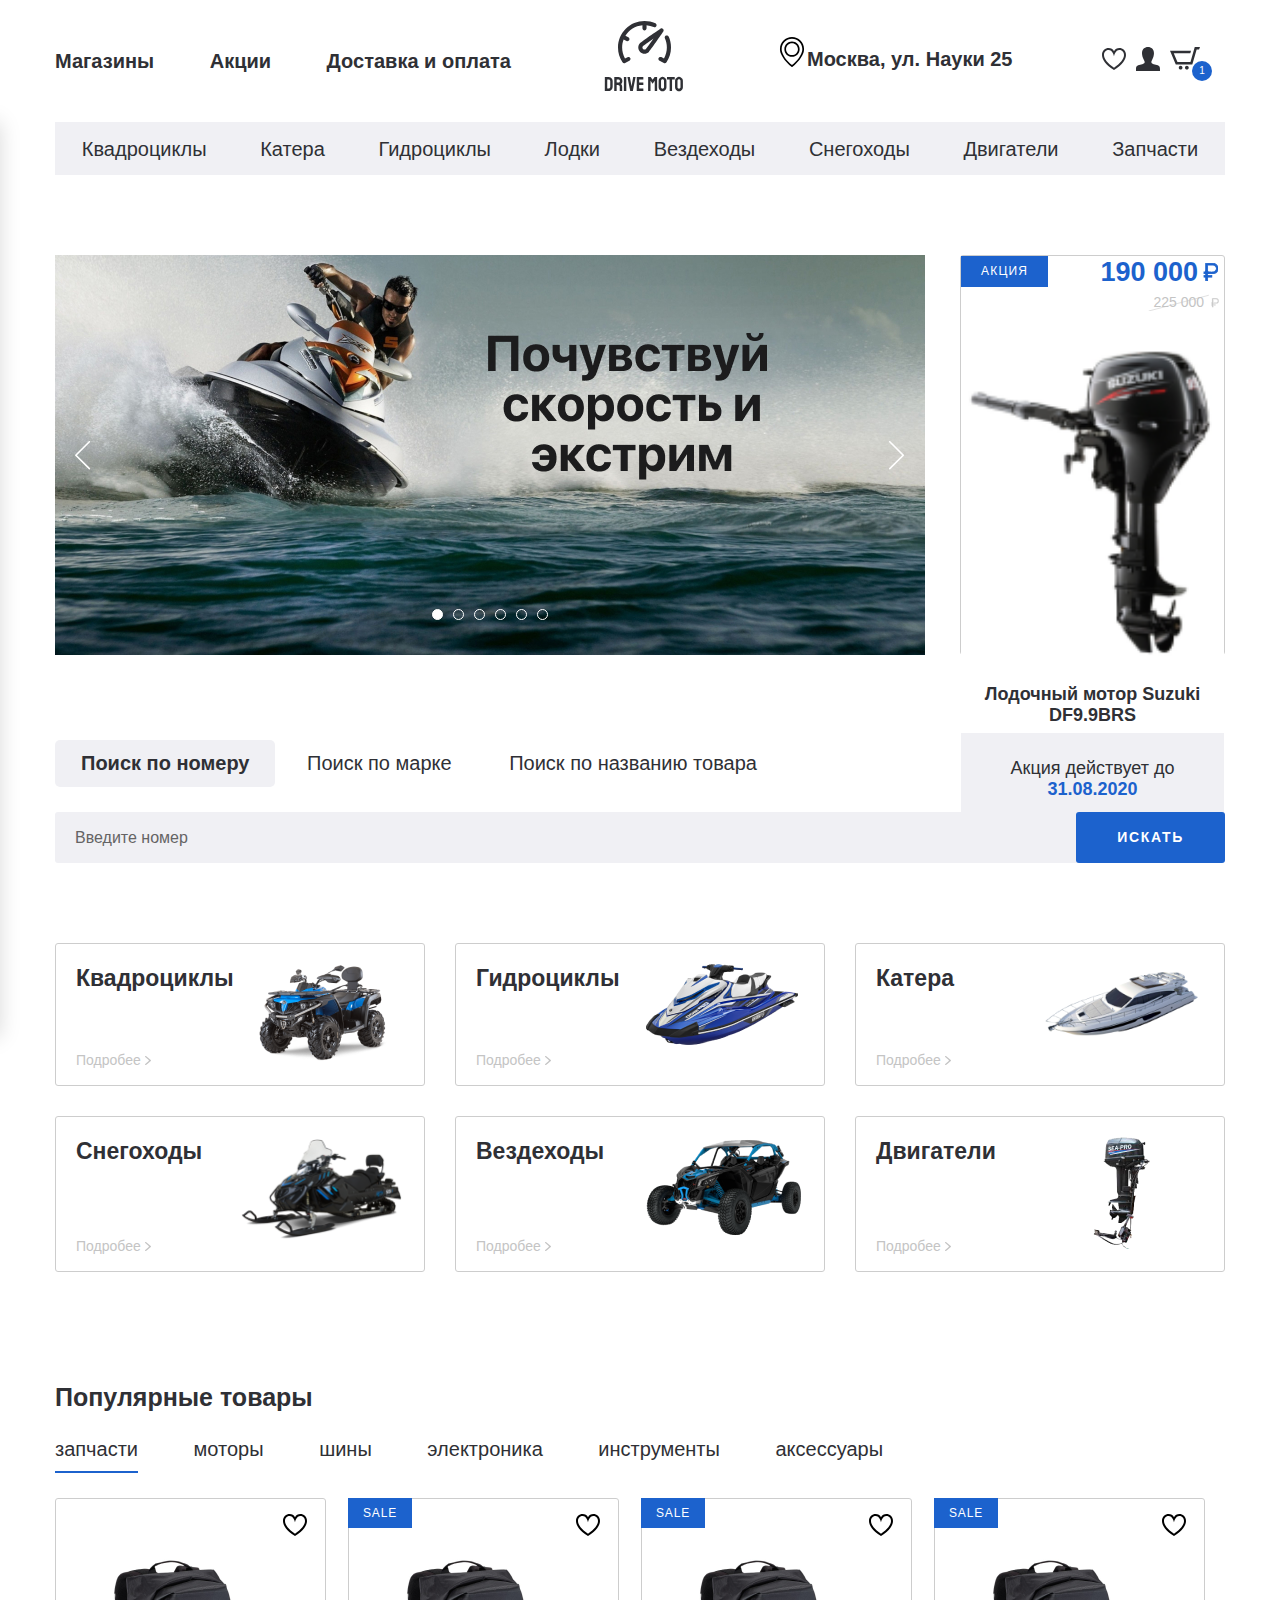
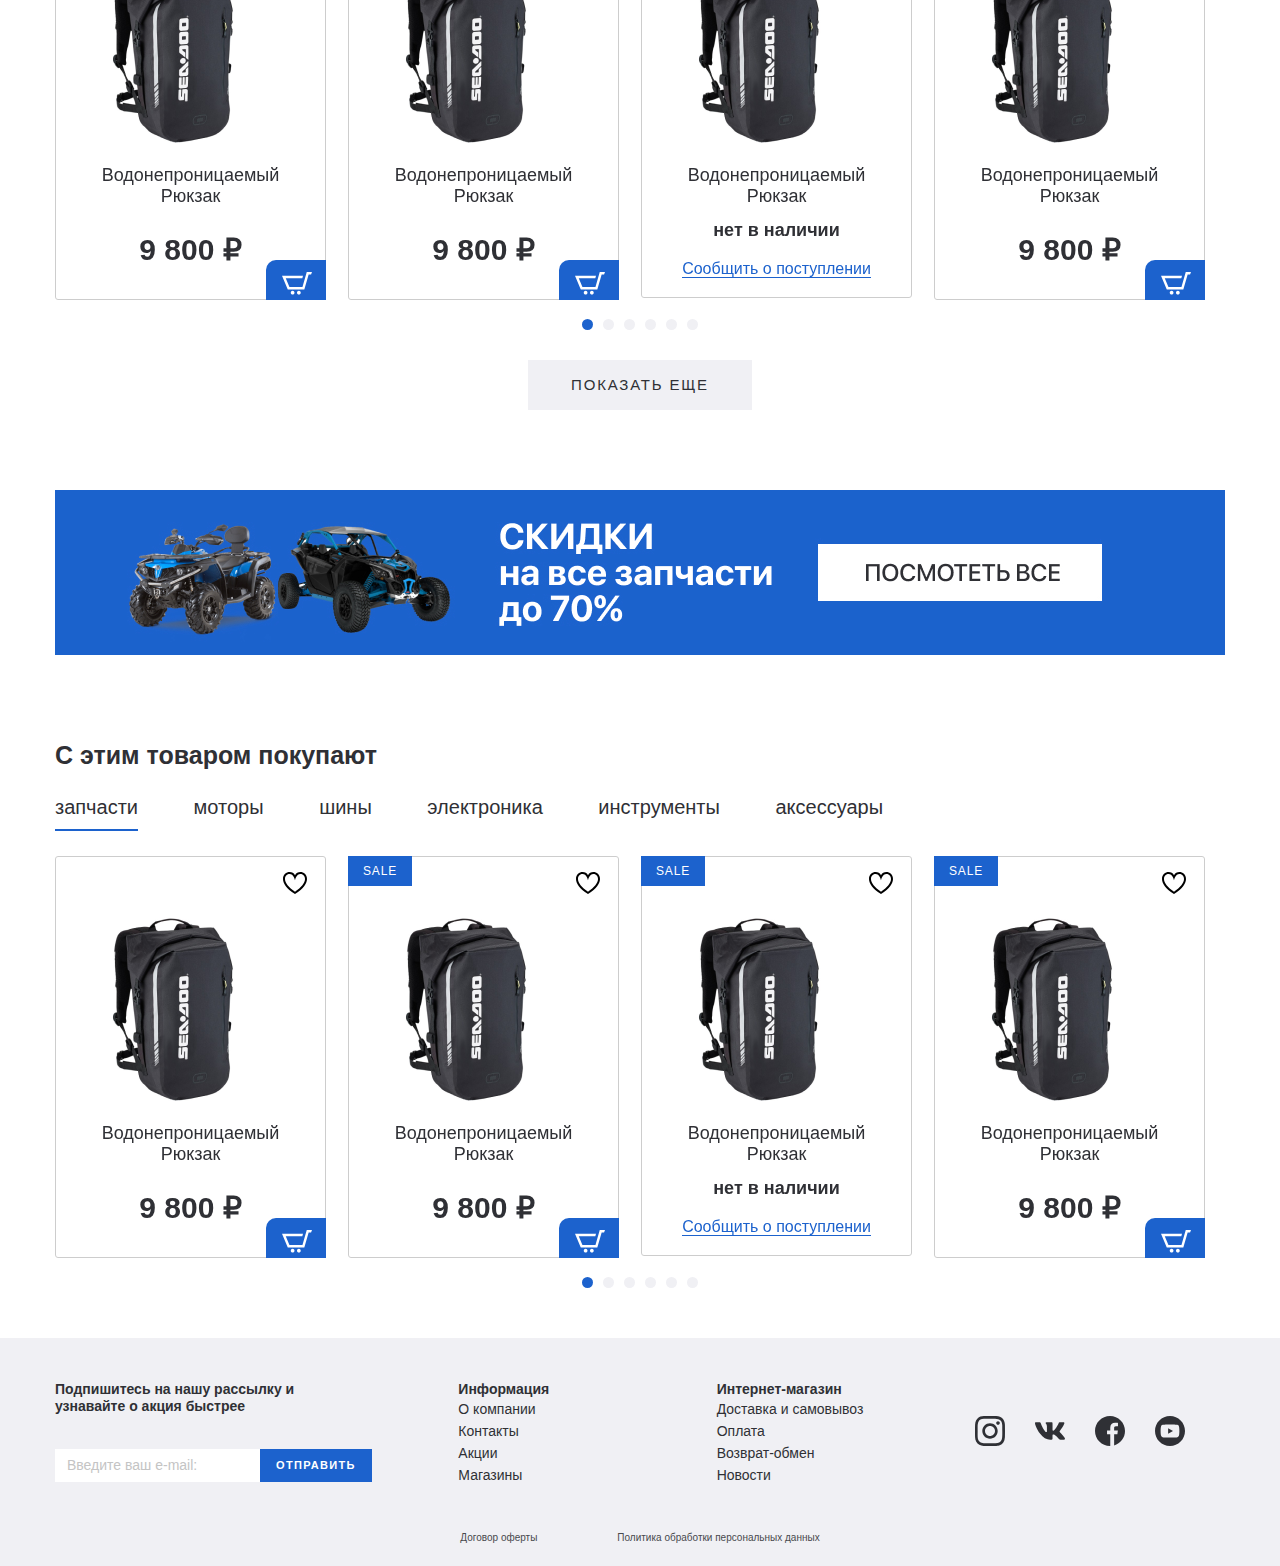
<file: index.html>
<!DOCTYPE html>
<html lang="ru">

<head>
  <meta charset="UTF-8">
  <meta name="viewport" content="width=device-width, initial-scale=1.0">
  <title>click</title>
  <link rel="stylesheet" href="css/libs.min.css">
  <link rel="stylesheet" href="css/style.min.css">
</head>

<body>

  <header class="header">
    <div class="header__top">
      <div class="container">
        <div class="header__top-inner">
          <nav class="menu">
            <button class="menu__btn">
              <div class="menu__btn-line"></div>
              <div class="menu__btn-line"></div>
              <div class="menu__btn-line"></div>
            </button>
            <ul class="menu__list">
              <li class="menu__item">
                <a class="menu__link" href="#">
                  Магазины
                </a>
              </li>
              <li class="menu__item">
                <a class="menu__link" href="#">
                  Акции
                </a>
              </li>
              <li class="menu__item">
                <a class="menu__link" href="#">
                  Доставка и оплата
                </a>
              </li>
            </ul>
          </nav>
          <a class="logo" href="#">
            <img class="logo__img" src="images/logo.svg" alt="">
          </a>
          <div class="header__box">
            <p class="header__adress">
              Москва, ул. Науки 25
            </p>
            <ul class="user-list">
              <li class="user-list__item">
                <a class="user-list__link" href="#">
                  <img src="images/heart.svg" alt="">
                </a>
              </li>
              <li class="user-list__item">
                <a class="user-list__link" href="#">
                  <img src="images/user.svg" alt="">
                </a>
              </li>
              <li class="user-list__item">
                <a class="user-list__link basket" href="#">
                  <img src="images/basket.svg" alt="">
                  <p class="basket__num">1</p>
                </a>
              </li>
            </ul>
          </div>
        </div>
      </div>
    </div>
    <ul class="menu-mobile__list">
      <li class="menu-mobile__item">
        <a class="menu-mobile__link" href="#">
          <img class="menu-mobile__img" src="images/user.svg" alt="">
          <p>Войти</p>
        </a>
      </li>
      <li class="menu-mobile__item">
        <a class="menu-mobile__link" href="#">
          <img class="menu-mobile__img" src="images/user.svg" alt="">
          <p>Регистрация</p>
        </a>
      </li>
      <li class="menu-mobile__item">
        <a class="menu-mobile__link" href="#">
          <img class="menu-mobile__img" src="images/heart.svg" alt="">
          <p>Избранное</p>
        </a>
      </li>
      <li class="menu-mobile__item">
        <a class="menu-mobile__link" href="#">
          <img class="menu-mobile__img" src="images/basket.svg" alt="">
          <p>Корзина</p>
        </a>
      </li>
      <li class="menu-mobile__item">
        <a class="menu-mobile__link" href="#">
          <img class="menu-mobile__img" src="images/house.svg" alt="">
          <p>Магазины</p>
        </a>
      </li>
      <li class="menu-mobile__item">
        <a class="menu-mobile__link" href="#">
          <img class="menu-mobile__img" src="images/procent.svg" alt="">
          <p>Акции</p>
        </a>
      </li>
      <li class="menu-mobile__item">
        <a class="menu-mobile__link" href="#">
          <img class="menu-mobile__img" src="images/box.svg" alt="">
          <p>Доставка и оплата</p>
        </a>
      </li>
      <li class="menu-mobile__item">
        <a class="menu-mobile__link" href="#">
          <p>Квадроциклы</p>
        </a>
      </li>
      <li class="menu-mobile__item">
        <a class="menu-mobile__link" href="#">
          <p>Катера</p>
        </a>
      </li>
      <li class="menu-mobile__item">
        <a class="menu-mobile__link" href="#">
          <p>Гидроциклы</p>
        </a>
      </li>
      <li class="menu-mobile__item">
        <a class="menu-mobile__link" href="#">
          <p>Лодки</p>
        </a>
      </li>
      <li class="menu-mobile__item">
        <a class="menu-mobile__link" href="#">
          <p>Вездеходы</p>
        </a>
      </li>
      <li class="menu-mobile__item">
        <a class="menu-mobile__link" href="#">
          <p>Снегоходы</p>
        </a>
      </li>
      <li class="menu-mobile__item">
        <a class="menu-mobile__link" href="#">
          <p>Двигатели</p>
        </a>
      </li>
      <li class="menu-mobile__item">
        <a class="menu-mobile__link" href="#">
          <p>Запчасти</p>
        </a>
      </li>
    </ul>
    <div class="menu__mobile-linewrapper">
      <ul class="menu__mobile-line">
        <li class="menu__item">
          <a class="menu__link" href="#">
            Магазины
          </a>
        </li>
        <li class="menu__item">
          <a class="menu__link" href="#">
            Акции
          </a>
        </li>
        <li class="menu__item">
          <a class="menu__link" href="#">
            Доставка и оплата
          </a>
        </li>
      </ul>
    </div>
    <div class="header__bottom">
      <div class="container">
        <ul class="menu__categories">
          <li class="menu__categories-item">
            <a class="menu__categories-link" href="#">
              Квадроциклы
            </a>
          </li>
          <li class="menu__categories-item">
            <a class="menu__categories-link" href="#">
              Катера
            </a>
          </li>
          <li class="menu__categories-item">
            <a class="menu__categories-link" href="#">
              Гидроциклы
            </a>
          </li>
          <li class="menu__categories-item">
            <a class="menu__categories-link" href="#">
              Лодки
            </a>
          </li>
          <li class="menu__categories-item">
            <a class="menu__categories-link" href="#">
              Вездеходы
            </a>
          </li>
          <li class="menu__categories-item">
            <a class="menu__categories-link" href="#">
              Снегоходы
            </a>
          </li>
          <li class="menu__categories-item">
            <a class="menu__categories-link" href="#">
              Двигатели
            </a>
          </li>
          <li class="menu__categories-item">
            <a class="menu__categories-link" href="#">
              Запчасти
            </a>
          </li>
        </ul>
      </div>
    </div>
  </header>



  <section class="banner-section page-section">
    <div class="container">
      <div class="banner-section__inner">
        <div class="banner-section__slider">
          <a class="banner-section__slider-item" href="#">
            <img class="banner-section__slider-img" src="images/banner-slider.jpg" alt="">
          </a>
          <a class="banner-section__slider-item" href="#">
            <img class="banner-section__slider-img" src="images/banner-slider.jpg" alt="">
          </a>
          <a class="banner-section__slider-item" href="#">
            <img class="banner-section__slider-img" src="images/banner-slider.jpg" alt="">
          </a>
          <a class="banner-section__slider-item" href="#">
            <img class="banner-section__slider-img" src="images/banner-slider.jpg" alt="">
          </a>
          <a class="banner-section__slider-item" href="#">
            <img class="banner-section__slider-img" src="images/banner-slider.jpg" alt="">
          </a>
          <a class="banner-section__slider-item" href="#">
            <img class="banner-section__slider-img" src="images/banner-slider.jpg" alt="">
          </a>
        </div>
        <a class="banner-section__item sale-item" href="#">
          <div class="sale-item__top">
            <p class="sale-item__info">акция</p>
            <div class="sale-item__price">
              <div class="sale-item__new">
                190 000
              </div>
              <div class="sale-item__old">
                225 000
              </div>
            </div>
          </div>
          <img class="sale-item__img" src="images/content/sale-1.png" alt="">
          <h5 class="sale-item__title">
            Лодочный мотор
            Suzuki DF9.9BRS
          </h5>
          <p class="sale-item__footer">
            Акция действует до
            <span>31.08.2020</span>
          </p>
        </a>
      </div>
    </div>
  </section>

  <div class="search page-section">
    <div class="container">
      <div class="search__inner">
        <div class="search__tabs tabs">
          <div class="mobile-overflow">
            <a class="tab search__tabs-item tab--active" href="#tab-1">Поиск по номеру</a>
            <a class="tab search__tabs-item" href="#tab-2">Поиск по марке</a>
            <a class="tab search__tabs-item" href="#tab-3">Поиск по названию товара</a>
          </div>
        </div>
        <div class="search__content">
          <div id="tab-1" class="tabs-content search__content-item tabs-content--active">
            <form class="search__content-form">
              <input class="search__content-input" type="text" placeholder="Введите номер ">
              <button class="search__content-btn" type="submit">искать</button>
            </form>
          </div>
          <div id="tab-2" class="tabs-content search__content-item">
            <form class="search__content-form">
              <input class="search__content-input" type="text" placeholder="Введите марку ">
              <button class="search__content-btn" type="submit">искать</button>
            </form>
          </div>
          <div id="tab-3" class="tabs-content search__content-item">
            <form class="search__content-form">
              <input class="search__content-input" type="text" placeholder="Введите название товара ">
              <button class="search__content-btn" type="submit">искать</button>
            </form>
          </div>
        </div>
      </div>
    </div>
  </div>


  <section class="categories page-section">
    <div class="container">
      <div class="categories__inner">
        <a class="categories__item" href="#">
          <div class="categories__item-info">
            <h4 class="categories__item-title">
              Квадроциклы
            </h4>
            <p class="categories__item-text">
              Подробее
            </p>
          </div>
          <div class="categories__item-img">
            <img src="images/categories-1.png" alt="">
          </div>
        </a>

        <a class="categories__item" href="#">
          <div class="categories__item-info">
            <h4 class="categories__item-title">
              Гидроциклы
            </h4>
            <p class="categories__item-text">
              Подробее
            </p>
          </div>
          <div class="categories__item-img">
            <img src="images/categories-2.png" alt="">
          </div>
        </a>

        <a class="categories__item" href="#">
          <div class="categories__item-info">
            <h4 class="categories__item-title">
              Катера
            </h4>
            <p class="categories__item-text">
              Подробее
            </p>
          </div>
          <div class="categories__item-img">
            <img src="images/categories-3.png" alt="">
          </div>
        </a>

        <a class="categories__item" href="#">
          <div class="categories__item-info">
            <h4 class="categories__item-title">
              Снегоходы
            </h4>
            <p class="categories__item-text">
              Подробее
            </p>
          </div>
          <div class="categories__item-img">
            <img src="images/categories-4.png" alt="">
          </div>
        </a>

        <a class="categories__item" href="#">
          <div class="categories__item-info">
            <h4 class="categories__item-title">
              Вездеходы
            </h4>
            <p class="categories__item-text">
              Подробее
            </p>
          </div>
          <div class="categories__item-img">
            <img src="images/categories-5.png" alt="">
          </div>
        </a>

        <a class="categories__item" href="#">
          <div class="categories__item-info">
            <h4 class="categories__item-title">
              Двигатели
            </h4>
            <p class="categories__item-text">
              Подробее
            </p>
          </div>
          <div class="categories__item-img">
            <img src="images/categories-6.png" alt="">
          </div>
        </a>
      </div>
    </div>
  </section>

  <section class="products page-section">
    <div class="container">
      <div class="products__inner">
        <h3 class="products__title">
          Популярные товары
        </h3>
        <div class="tabs-wrapper">
          <div class="tabs products__tabs">
            <div class="mobile-overflow">
              <a href="#product-tab-1" class="tab products-tab tab--active">запчасти</a>
              <a href="#product-tab-2" class="tab products-tab">моторы</a>
              <a href="#product-tab-3" class="tab products-tab">шины</a>
              <a href="#product-tab-4" class="tab products-tab">электроника</a>
              <a href="#product-tab-5" class="tab products-tab">инструменты</a>
              <a href="#product-tab-6" class="tab products-tab">аксессуары</a>
            </div>
          </div>
          <div class="tabs-container products__container">
            <div id="product-tab-1" class="tabs-content products__content tabs-content--active">
              <div class="product-slider">
                <div class="product-slider__item">
                  <div class="product-item__wrapper">
                    <button class="product-item__favorite"></button>
                    <button class="product-item__basket">
                      <img src="images/basket-white.svg" alt="">
                    </button>
                    <a href="#" class="product-item__notify-link">
                      <span>
                        Сообщить о поступлении
                      </span>
                    </a>
                    <a class="product-item" href="#">
                      <p class="product-item__hover-text">
                        посмотреть товар
                      </p>
                      <img class="product-item__img" src="images/content/product-1.png" alt="">
                      <h4 class="product-item__title">
                        Водонепроницаемый
                        Рюкзак
                      </h4>
                      <p class="price product-item__price">
                        9 800 ₽
                      </p>
                      <p class="product-item__notify-text">
                        нет в наличии
                      </p>
                    </a>
                  </div>
                </div>

                <div class="product-slider__item">
                  <div class="product-item__wrapper">
                    <button class="product-item__favorite"></button>
                    <button class="product-item__basket">
                      <img src="images/basket-white.svg" alt="">
                    </button>
                    <a href="#" class="product-item__notify-link">
                      <span>
                        Сообщить о поступлении
                      </span>
                    </a>
                    <a class="product-item product-item--sale" href="#">
                      <p class="product-item__hover-text">
                        посмотреть товар
                      </p>
                      <img class="product-item__img" src="images/content/product-1.png" alt="">
                      <h4 class="product-item__title">
                        Водонепроницаемый
                        Рюкзак
                      </h4>
                      <p class="price product-item__price">
                        9 800 ₽
                      </p>
                      <p class="product-item__notify-text">
                        нет в наличии
                      </p>
                    </a>
                  </div>
                </div>

                <div class="product-slider__item">
                  <div class="product-item__wrapper product-item__not-available">
                    <button class="product-item__favorite"></button>
                    <button class="product-item__basket">
                      <img src="images/basket-white.svg" alt="">
                    </button>
                    <a href="#" class="product-item__notify-link">
                      <span>
                        Сообщить о поступлении
                      </span>
                    </a>
                    <a class="product-item product-item--sale" href="#">
                      <p class="product-item__hover-text">
                        посмотреть товар
                      </p>
                      <img class="product-item__img" src="images/content/product-1.png" alt="">
                      <h4 class="product-item__title">
                        Водонепроницаемый
                        Рюкзак
                      </h4>
                      <p class="price product-item__price">
                        9 800 ₽
                      </p>
                      <p class="product-item__notify-text">
                        нет в наличии
                      </p>
                    </a>
                  </div>
                </div>

                <div class="product-slider__item">
                  <div class="product-item__wrapper">
                    <button class="product-item__favorite"></button>
                    <button class="product-item__basket">
                      <img src="images/basket-white.svg" alt="">
                    </button>
                    <a href="#" class="product-item__notify-link">
                      <span>
                        Сообщить о поступлении
                      </span>
                    </a>
                    <a class="product-item product-item--sale" href="#">
                      <p class="product-item__hover-text">
                        посмотреть товар
                      </p>
                      <img class="product-item__img" src="images/content/product-1.png" alt="">
                      <h4 class="product-item__title">
                        Водонепроницаемый
                        Рюкзак
                      </h4>
                      <p class="price product-item__price">
                        9 800 ₽
                      </p>
                      <p class="product-item__notify-text">
                        нет в наличии
                      </p>
                    </a>
                  </div>
                </div>

                <div class="product-slider__item">
                  <div class="product-item__wrapper product-item__not-available">
                    <button class="product-item__favorite"></button>
                    <button class="product-item__basket">
                      <img src="images/basket-white.svg" alt="">
                    </button>
                    <a href="#" class="product-item__notify-link">
                      <span>
                        Сообщить о поступлении
                      </span>
                    </a>
                    <a class="product-item product-item--sale" href="#">
                      <p class="product-item__hover-text">
                        посмотреть товар
                      </p>
                      <img class="product-item__img" src="images/content/product-1.png" alt="">
                      <h4 class="product-item__title">
                        Водонепроницаемый
                        Рюкзак
                      </h4>
                      <p class="price product-item__price">
                        9 800 ₽
                      </p>
                      <p class="product-item__notify-text">
                        нет в наличии
                      </p>
                    </a>
                  </div>
                </div>

                <div class="product-slider__item">
                  <div class="product-item__wrapper product-item__not-available">
                    <button class="product-item__favorite"></button>
                    <button class="product-item__basket">
                      <img src="images/basket-white.svg" alt="">
                    </button>
                    <a href="#" class="product-item__notify-link">
                      <span>
                        Сообщить о поступлении
                      </span>
                    </a>
                    <a class="product-item product-item--sale" href="#">
                      <p class="product-item__hover-text">
                        посмотреть товар
                      </p>
                      <img class="product-item__img" src="images/content/product-1.png" alt="">
                      <h4 class="product-item__title">
                        Водонепроницаемый
                        Рюкзак
                      </h4>
                      <p class="price product-item__price">
                        9 800 ₽
                      </p>
                      <p class="product-item__notify-text">
                        нет в наличии
                      </p>
                    </a>
                  </div>
                </div>
              </div>
            </div>
            <div id="product-tab-2" class="tabs-content products__content">
              <div class="product-slider">
                <div class="product-slider__item">
                  <div class="product-item__wrapper">
                    <button class="product-item__favorite"></button>
                    <button class="product-item__basket">
                      <img src="images/basket-white.svg" alt="">
                    </button>
                    <a href="#" class="product-item__notify-link">
                      <span>
                        Сообщить о поступлении
                      </span>
                    </a>
                    <a class="product-item" href="#">
                      <p class="product-item__hover-text">
                        посмотреть товар
                      </p>
                      <img class="product-item__img" src="images/content/product-1.png" alt="">
                      <h4 class="product-item__title">
                        Водонепроницаемый
                        Рюкзак
                      </h4>
                      <p class="price product-item__price">
                        9 800 ₽
                      </p>
                      <p class="product-item__notify-text">
                        нет в наличии
                      </p>
                    </a>
                  </div>
                </div>

                <div class="product-slider__item">
                  <div class="product-item__wrapper">
                    <button class="product-item__favorite"></button>
                    <button class="product-item__basket">
                      <img src="images/basket-white.svg" alt="">
                    </button>
                    <a href="#" class="product-item__notify-link">
                      <span>
                        Сообщить о поступлении
                      </span>
                    </a>
                    <a class="product-item product-item--sale" href="#">
                      <p class="product-item__hover-text">
                        посмотреть товар
                      </p>
                      <img class="product-item__img" src="images/content/product-1.png" alt="">
                      <h4 class="product-item__title">
                        Водонепроницаемый
                        Рюкзак
                      </h4>
                      <p class="price product-item__price">
                        9 800 ₽
                      </p>
                      <p class="product-item__notify-text">
                        нет в наличии
                      </p>
                    </a>
                  </div>
                </div>

                <div class="product-slider__item">
                  <div class="product-item__wrapper product-item__not-available">
                    <button class="product-item__favorite"></button>
                    <button class="product-item__basket">
                      <img src="images/basket-white.svg" alt="">
                    </button>
                    <a href="#" class="product-item__notify-link">
                      <span>
                        Сообщить о поступлении
                      </span>
                    </a>
                    <a class="product-item product-item--sale" href="#">
                      <p class="product-item__hover-text">
                        посмотреть товар
                      </p>
                      <img class="product-item__img" src="images/content/product-1.png" alt="">
                      <h4 class="product-item__title">
                        Водонепроницаемый
                        Рюкзак
                      </h4>
                      <p class="price product-item__price">
                        9 800 ₽
                      </p>
                      <p class="product-item__notify-text">
                        нет в наличии
                      </p>
                    </a>
                  </div>
                </div>

                <div class="product-slider__item">
                  <div class="product-item__wrapper">
                    <button class="product-item__favorite"></button>
                    <button class="product-item__basket">
                      <img src="images/basket-white.svg" alt="">
                    </button>
                    <a href="#" class="product-item__notify-link">
                      <span>
                        Сообщить о поступлении
                      </span>
                    </a>
                    <a class="product-item product-item--sale" href="#">
                      <p class="product-item__hover-text">
                        посмотреть товар
                      </p>
                      <img class="product-item__img" src="images/content/product-1.png" alt="">
                      <h4 class="product-item__title">
                        Водонепроницаемый
                        Рюкзак
                      </h4>
                      <p class="price product-item__price">
                        9 800 ₽
                      </p>
                      <p class="product-item__notify-text">
                        нет в наличии
                      </p>
                    </a>
                  </div>
                </div>

                <div class="product-slider__item">
                  <div class="product-item__wrapper product-item__not-available">
                    <button class="product-item__favorite"></button>
                    <button class="product-item__basket">
                      <img src="images/basket-white.svg" alt="">
                    </button>
                    <a href="#" class="product-item__notify-link">
                      <span>
                        Сообщить о поступлении
                      </span>
                    </a>
                    <a class="product-item product-item--sale" href="#">
                      <p class="product-item__hover-text">
                        посмотреть товар
                      </p>
                      <img class="product-item__img" src="images/content/product-1.png" alt="">
                      <h4 class="product-item__title">
                        Водонепроницаемый
                        Рюкзак
                      </h4>
                      <p class="price product-item__price">
                        9 800 ₽
                      </p>
                      <p class="product-item__notify-text">
                        нет в наличии
                      </p>
                    </a>
                  </div>
                </div>

                <div class="product-slider__item">
                  <div class="product-item__wrapper product-item__not-available">
                    <button class="product-item__favorite"></button>
                    <button class="product-item__basket">
                      <img src="images/basket-white.svg" alt="">
                    </button>
                    <a href="#" class="product-item__notify-link">
                      <span>
                        Сообщить о поступлении
                      </span>
                    </a>
                    <a class="product-item product-item--sale" href="#">
                      <p class="product-item__hover-text">
                        посмотреть товар
                      </p>
                      <img class="product-item__img" src="images/content/product-1.png" alt="">
                      <h4 class="product-item__title">
                        Водонепроницаемый
                        Рюкзак
                      </h4>
                      <p class="price product-item__price">
                        9 800 ₽
                      </p>
                      <p class="product-item__notify-text">
                        нет в наличии
                      </p>
                    </a>
                  </div>
                </div>
              </div>
            </div>
            <div id="product-tab-3" class="tabs-content products__content">
              slider-3
            </div>
            <div id="product-tab-4" class="tabs-content products__content">
              slider-4
            </div>
            <div id="product-tab-5" class="tabs-content products__content">
              slider-5
            </div>
            <div id="product-tab-6" class="tabs-content products__content">
              slider-6
            </div>
          </div>
        </div>
        <div class="product__more">
          <a class="product__more-link" href="#">Показать еще</a>
        </div>
      </div>
    </div>
  </section>

  <div class="banner">
    <div class="container">
      <a class="banner__link" href="#">
        <img src="images/content/banner.jpg" alt="">
      </a>
    </div>
  </div>

  <section class="products page-section">
    <div class="container">
      <div class="products__inner">
        <h3 class="products__title">
          С этим товаром покупают
        </h3>
        <div class="tabs-wrapper">
          <div class="tabs products__tabs">
            <div class="mobile-overflow">
              <a href="#popular-tab-1" class="tab products-tab tab--active">запчасти</a>
              <a href="#popular-tab-2" class="tab products-tab">моторы</a>
              <a href="#popular-tab-3" class="tab products-tab">шины</a>
              <a href="#popular-tab-4" class="tab products-tab">электроника</a>
              <a href="#popular-tab-5" class="tab products-tab">инструменты</a>
              <a href="#popular-tab-6" class="tab products-tab">аксессуары</a>
            </div>
          </div>
          <div class="tabs-container products__container">
            <div id="popular-tab-1" class="tabs-content products__content tabs-content--active">
              <div class="product-slider">
                <div class="product-slider__item">
                  <div class="product-item__wrapper">
                    <button class="product-item__favorite"></button>
                    <button class="product-item__basket">
                      <img src="images/basket-white.svg" alt="">
                    </button>
                    <a href="#" class="product-item__notify-link">
                      <span>
                        Сообщить о поступлении
                      </span>
                    </a>
                    <a class="product-item" href="#">
                      <p class="product-item__hover-text">
                        посмотреть товар
                      </p>
                      <img class="product-item__img" src="images/content/product-1.png" alt="">
                      <h4 class="product-item__title">
                        Водонепроницаемый
                        Рюкзак
                      </h4>
                      <p class="price product-item__price">
                        9 800 ₽
                      </p>
                      <p class="product-item__notify-text">
                        нет в наличии
                      </p>
                    </a>
                  </div>
                </div>

                <div class="product-slider__item">
                  <div class="product-item__wrapper">
                    <button class="product-item__favorite"></button>
                    <button class="product-item__basket">
                      <img src="images/basket-white.svg" alt="">
                    </button>
                    <a href="#" class="product-item__notify-link">
                      <span>
                        Сообщить о поступлении
                      </span>
                    </a>
                    <a class="product-item product-item--sale" href="#">
                      <p class="product-item__hover-text">
                        посмотреть товар
                      </p>
                      <img class="product-item__img" src="images/content/product-1.png" alt="">
                      <h4 class="product-item__title">
                        Водонепроницаемый
                        Рюкзак
                      </h4>
                      <p class="price product-item__price">
                        9 800 ₽
                      </p>
                      <p class="product-item__notify-text">
                        нет в наличии
                      </p>
                    </a>
                  </div>
                </div>

                <div class="product-slider__item">
                  <div class="product-item__wrapper product-item__not-available">
                    <button class="product-item__favorite"></button>
                    <button class="product-item__basket">
                      <img src="images/basket-white.svg" alt="">
                    </button>
                    <a href="#" class="product-item__notify-link">
                      <span>
                        Сообщить о поступлении
                      </span>
                    </a>
                    <a class="product-item product-item--sale" href="#">
                      <p class="product-item__hover-text">
                        посмотреть товар
                      </p>
                      <img class="product-item__img" src="images/content/product-1.png" alt="">
                      <h4 class="product-item__title">
                        Водонепроницаемый
                        Рюкзак
                      </h4>
                      <p class="price product-item__price">
                        9 800 ₽
                      </p>
                      <p class="product-item__notify-text">
                        нет в наличии
                      </p>
                    </a>
                  </div>
                </div>

                <div class="product-slider__item">
                  <div class="product-item__wrapper">
                    <button class="product-item__favorite"></button>
                    <button class="product-item__basket">
                      <img src="images/basket-white.svg" alt="">
                    </button>
                    <a href="#" class="product-item__notify-link">
                      <span>
                        Сообщить о поступлении
                      </span>
                    </a>
                    <a class="product-item product-item--sale" href="#">
                      <p class="product-item__hover-text">
                        посмотреть товар
                      </p>
                      <img class="product-item__img" src="images/content/product-1.png" alt="">
                      <h4 class="product-item__title">
                        Водонепроницаемый
                        Рюкзак
                      </h4>
                      <p class="price product-item__price">
                        9 800 ₽
                      </p>
                      <p class="product-item__notify-text">
                        нет в наличии
                      </p>
                    </a>
                  </div>
                </div>

                <div class="product-slider__item">
                  <div class="product-item__wrapper product-item__not-available">
                    <button class="product-item__favorite"></button>
                    <button class="product-item__basket">
                      <img src="images/basket-white.svg" alt="">
                    </button>
                    <a href="#" class="product-item__notify-link">
                      <span>
                        Сообщить о поступлении
                      </span>
                    </a>
                    <a class="product-item product-item--sale" href="#">
                      <p class="product-item__hover-text">
                        посмотреть товар
                      </p>
                      <img class="product-item__img" src="images/content/product-1.png" alt="">
                      <h4 class="product-item__title">
                        Водонепроницаемый
                        Рюкзак
                      </h4>
                      <p class="price product-item__price">
                        9 800 ₽
                      </p>
                      <p class="product-item__notify-text">
                        нет в наличии
                      </p>
                    </a>
                  </div>
                </div>

                <div class="product-slider__item">
                  <div class="product-item__wrapper product-item__not-available">
                    <button class="product-item__favorite"></button>
                    <button class="product-item__basket">
                      <img src="images/basket-white.svg" alt="">
                    </button>
                    <a href="#" class="product-item__notify-link">
                      <span>
                        Сообщить о поступлении
                      </span>
                    </a>
                    <a class="product-item product-item--sale" href="#">
                      <p class="product-item__hover-text">
                        посмотреть товар
                      </p>
                      <img class="product-item__img" src="images/content/product-1.png" alt="">
                      <h4 class="product-item__title">
                        Водонепроницаемый
                        Рюкзак
                      </h4>
                      <p class="price product-item__price">
                        9 800 ₽
                      </p>
                      <p class="product-item__notify-text">
                        нет в наличии
                      </p>
                    </a>
                  </div>
                </div>
              </div>
            </div>
            <div id="popular-tab-2" class="tabs-content products__content">
              <div class="product-slider">
                <div class="product-slider__item">
                  <div class="product-item__wrapper">
                    <button class="product-item__favorite"></button>
                    <button class="product-item__basket">
                      <img src="images/basket-white.svg" alt="">
                    </button>
                    <a href="#" class="product-item__notify-link">
                      <span>
                        Сообщить о поступлении
                      </span>
                    </a>
                    <a class="product-item" href="#">
                      <p class="product-item__hover-text">
                        посмотреть товар
                      </p>
                      <img class="product-item__img" src="images/content/product-1.png" alt="">
                      <h4 class="product-item__title">
                        Водонепроницаемый
                        Рюкзак
                      </h4>
                      <p class="price product-item__price">
                        9 800 ₽
                      </p>
                      <p class="product-item__notify-text">
                        нет в наличии
                      </p>
                    </a>
                  </div>
                </div>

                <div class="product-slider__item">
                  <div class="product-item__wrapper">
                    <button class="product-item__favorite"></button>
                    <button class="product-item__basket">
                      <img src="images/basket-white.svg" alt="">
                    </button>
                    <a href="#" class="product-item__notify-link">
                      <span>
                        Сообщить о поступлении
                      </span>
                    </a>
                    <a class="product-item product-item--sale" href="#">
                      <p class="product-item__hover-text">
                        посмотреть товар
                      </p>
                      <img class="product-item__img" src="images/content/product-1.png" alt="">
                      <h4 class="product-item__title">
                        Водонепроницаемый
                        Рюкзак
                      </h4>
                      <p class="price product-item__price">
                        9 800 ₽
                      </p>
                      <p class="product-item__notify-text">
                        нет в наличии
                      </p>
                    </a>
                  </div>
                </div>

                <div class="product-slider__item">
                  <div class="product-item__wrapper product-item__not-available">
                    <button class="product-item__favorite"></button>
                    <button class="product-item__basket">
                      <img src="images/basket-white.svg" alt="">
                    </button>
                    <a href="#" class="product-item__notify-link">
                      <span>
                        Сообщить о поступлении
                      </span>
                    </a>
                    <a class="product-item product-item--sale" href="#">
                      <p class="product-item__hover-text">
                        посмотреть товар
                      </p>
                      <img class="product-item__img" src="images/content/product-1.png" alt="">
                      <h4 class="product-item__title">
                        Водонепроницаемый
                        Рюкзак
                      </h4>
                      <p class="price product-item__price">
                        9 800 ₽
                      </p>
                      <p class="product-item__notify-text">
                        нет в наличии
                      </p>
                    </a>
                  </div>
                </div>

                <div class="product-slider__item">
                  <div class="product-item__wrapper">
                    <button class="product-item__favorite"></button>
                    <button class="product-item__basket">
                      <img src="images/basket-white.svg" alt="">
                    </button>
                    <a href="#" class="product-item__notify-link">
                      <span>
                        Сообщить о поступлении
                      </span>
                    </a>
                    <a class="product-item product-item--sale" href="#">
                      <p class="product-item__hover-text">
                        посмотреть товар
                      </p>
                      <img class="product-item__img" src="images/content/product-1.png" alt="">
                      <h4 class="product-item__title">
                        Водонепроницаемый
                        Рюкзак
                      </h4>
                      <p class="price product-item__price">
                        9 800 ₽
                      </p>
                      <p class="product-item__notify-text">
                        нет в наличии
                      </p>
                    </a>
                  </div>
                </div>

                <div class="product-slider__item">
                  <div class="product-item__wrapper product-item__not-available">
                    <button class="product-item__favorite"></button>
                    <button class="product-item__basket">
                      <img src="images/basket-white.svg" alt="">
                    </button>
                    <a href="#" class="product-item__notify-link">
                      <span>
                        Сообщить о поступлении
                      </span>
                    </a>
                    <a class="product-item product-item--sale" href="#">
                      <p class="product-item__hover-text">
                        посмотреть товар
                      </p>
                      <img class="product-item__img" src="images/content/product-1.png" alt="">
                      <h4 class="product-item__title">
                        Водонепроницаемый
                        Рюкзак
                      </h4>
                      <p class="price product-item__price">
                        9 800 ₽
                      </p>
                      <p class="product-item__notify-text">
                        нет в наличии
                      </p>
                    </a>
                  </div>
                </div>

                <div class="product-slider__item">
                  <div class="product-item__wrapper product-item__not-available">
                    <button class="product-item__favorite"></button>
                    <button class="product-item__basket">
                      <img src="images/basket-white.svg" alt="">
                    </button>
                    <a href="#" class="product-item__notify-link">
                      <span>
                        Сообщить о поступлении
                      </span>
                    </a>
                    <a class="product-item product-item--sale" href="#">
                      <p class="product-item__hover-text">
                        посмотреть товар
                      </p>
                      <img class="product-item__img" src="images/content/product-1.png" alt="">
                      <h4 class="product-item__title">
                        Водонепроницаемый
                        Рюкзак
                      </h4>
                      <p class="price product-item__price">
                        9 800 ₽
                      </p>
                      <p class="product-item__notify-text">
                        нет в наличии
                      </p>
                    </a>
                  </div>
                </div>
              </div>
            </div>
            <div id="popular-tab-3" class="tabs-content products__content">
              slider-3
            </div>
            <div id="popular-tab-4" class="tabs-content products__content">
              slider-4
            </div>
            <div id="popular-tab-5" class="tabs-content products__content">
              slider-5
            </div>
            <div id="popular-tab-6" class="tabs-content products__content">
              slider-6
            </div>
          </div>
        </div>
      </div>
    </div>
  </section>


  <footer class="footer">
    <div class="container">
      <div class="footer__top">
        <div class="footer__top-inner">
          <div class="footer__top-item footer__top-newslatter">
            <h6 class="footer__top-title">
              Подпишитесь на нашу рассылку
              и узнавайте о акция быстрее
            </h6>
            <form class="footer-form">
              <input class="footer-form__input" type="text" placeholder="Введите ваш e-mail:">
              <button class="footer-form__btn" type="submit">Отправить</button>
            </form>
          </div>
          <div class="footer__top-item footer__top-itemdrop">
            <h6 class="footer__top-title footer__topdrop">
              Информация
            </h6>
            <ul class="footer-list">
              <li class="footer-list__item"><a href="#">О компании</a></li>
              <li class="footer-list__item"><a href="#">Контакты</a></li>
              <li class="footer-list__item"><a href="#">Акции</a></li>
              <li class="footer-list__item"><a href="#">Магазины</a></li>
            </ul>
          </div>
          <div class="footer__top-item footer__top-itemdrop2">
            <h6 class="footer__top-title footer__topdrop">
              Интернет-магазин
            </h6>
            <ul class="footer-list">
              <li class="footer-list__item"><a href="#">Доставка и самовывоз</a></li>
              <li class="footer-list__item"><a href="#">Оплата</a></li>
              <li class="footer-list__item"><a href="#">Возврат-обмен</a></li>
              <li class="footer-list__item"><a href="#">Новости</a></li>
            </ul>
          </div>
          <div class="footer__top-item footer__top-social">
            <ul class="social-list">
              <li class="social-list__item">
                <a href="#">
                  <img src="images/instagram.svg" alt="">
                </a>
              </li>
              <li class="social-list__item">
                <a href="#">
                  <img src="images/vkontakte.svg" alt="">
                </a>
              </li>
              <li class="social-list__item">
                <a href="#">
                  <img src="images/facebook.svg" alt="">
                </a>
              </li>
              <li class="social-list__item">
                <a href="#">
                  <img src="images/youtube.svg" alt="">
                </a>
              </li>
            </ul>
          </div>
        </div>
      </div>
      <div class="footer__bottom">
        <a href="#" class="footer__bottom-link">
          Договор оферты
        </a>
        <a href="#" class="footer__bottom-link">
          Политика обработки персональных данных
        </a>
      </div>
    </div>
  </footer>

  <script src="https://ajax.googleapis.com/ajax/libs/jquery/3.4.1/jquery.min.js"></script>
  <script src="js/libs.min.js"></script>
  <script src="js/main.js"></script>
</body>

</html>

<!-- <div class="tabs-wrapper">
  <div class="tabs">
    <a href="#" class="tab tab--active"></a>
  </div>
  <div class="tabs-container">
    <div class="tabs-content tabs-content--active">

    </div>
  </div>
</div> -->
</file>
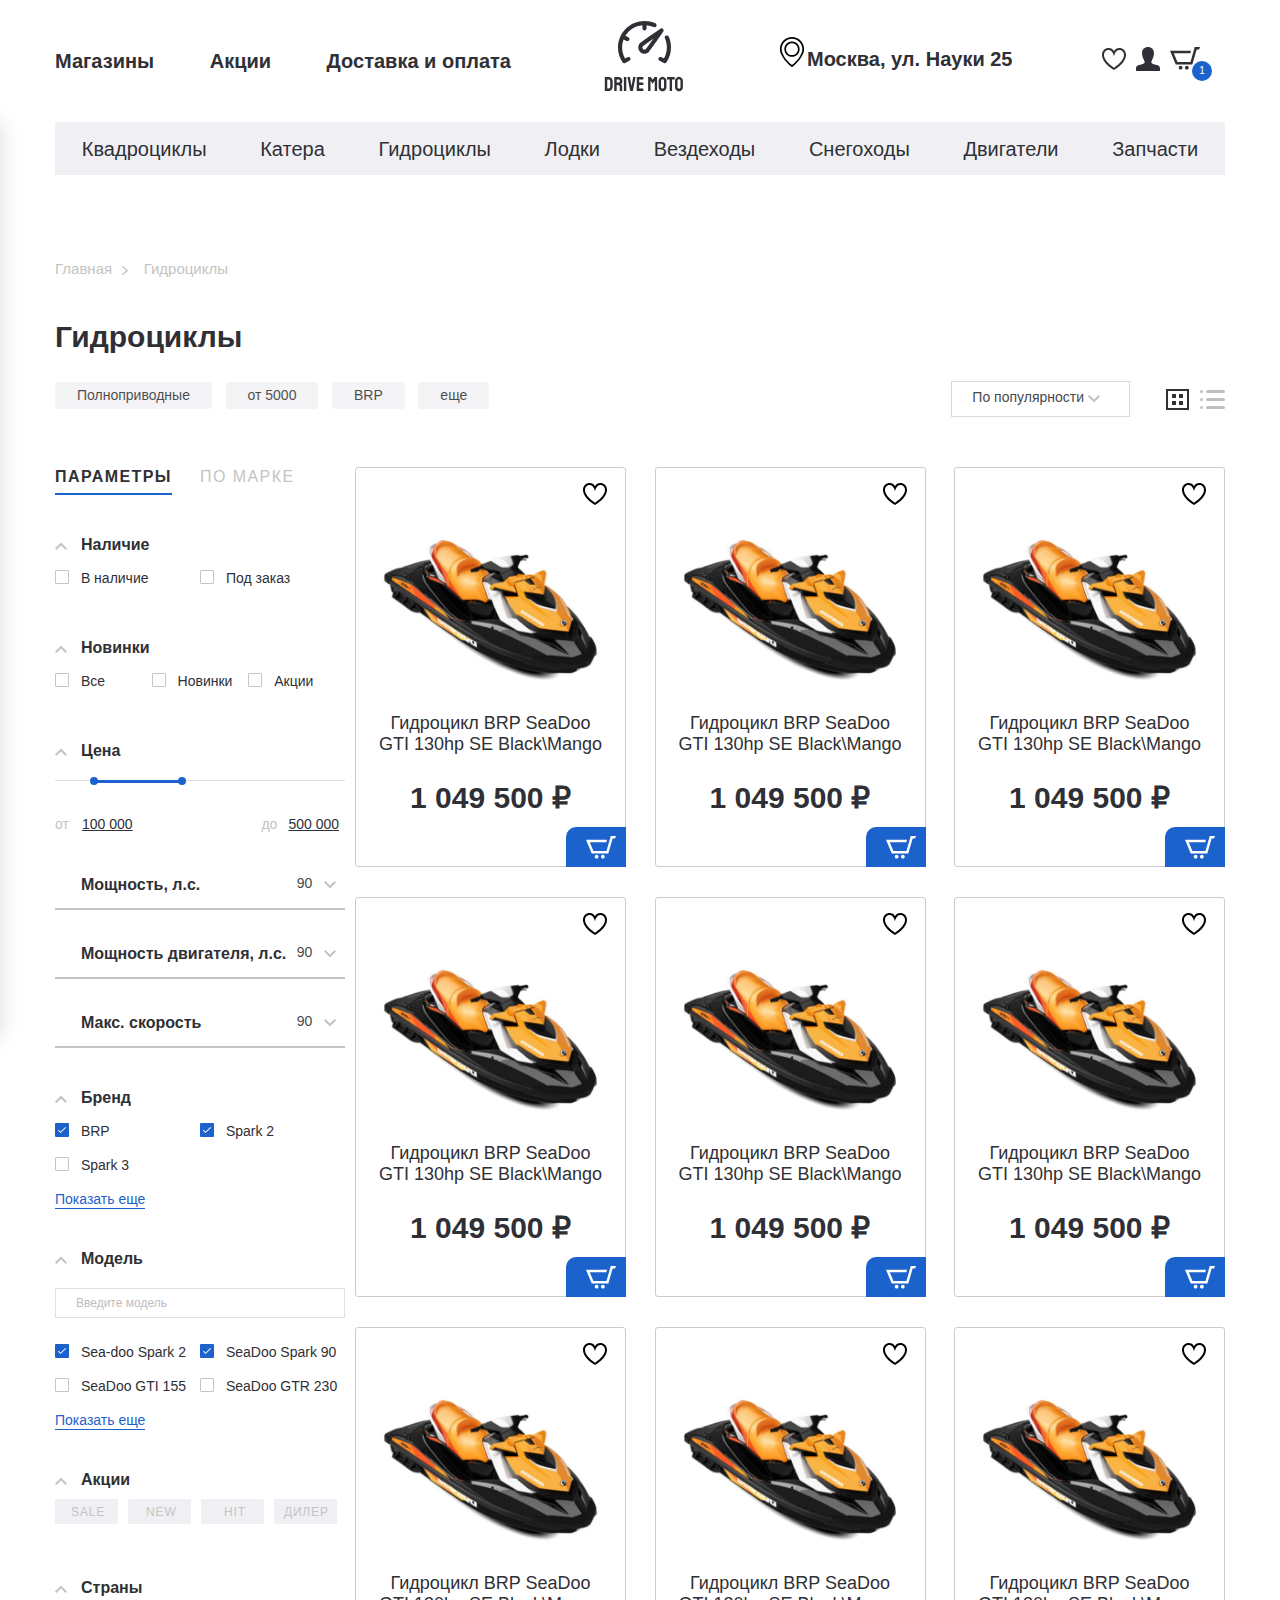
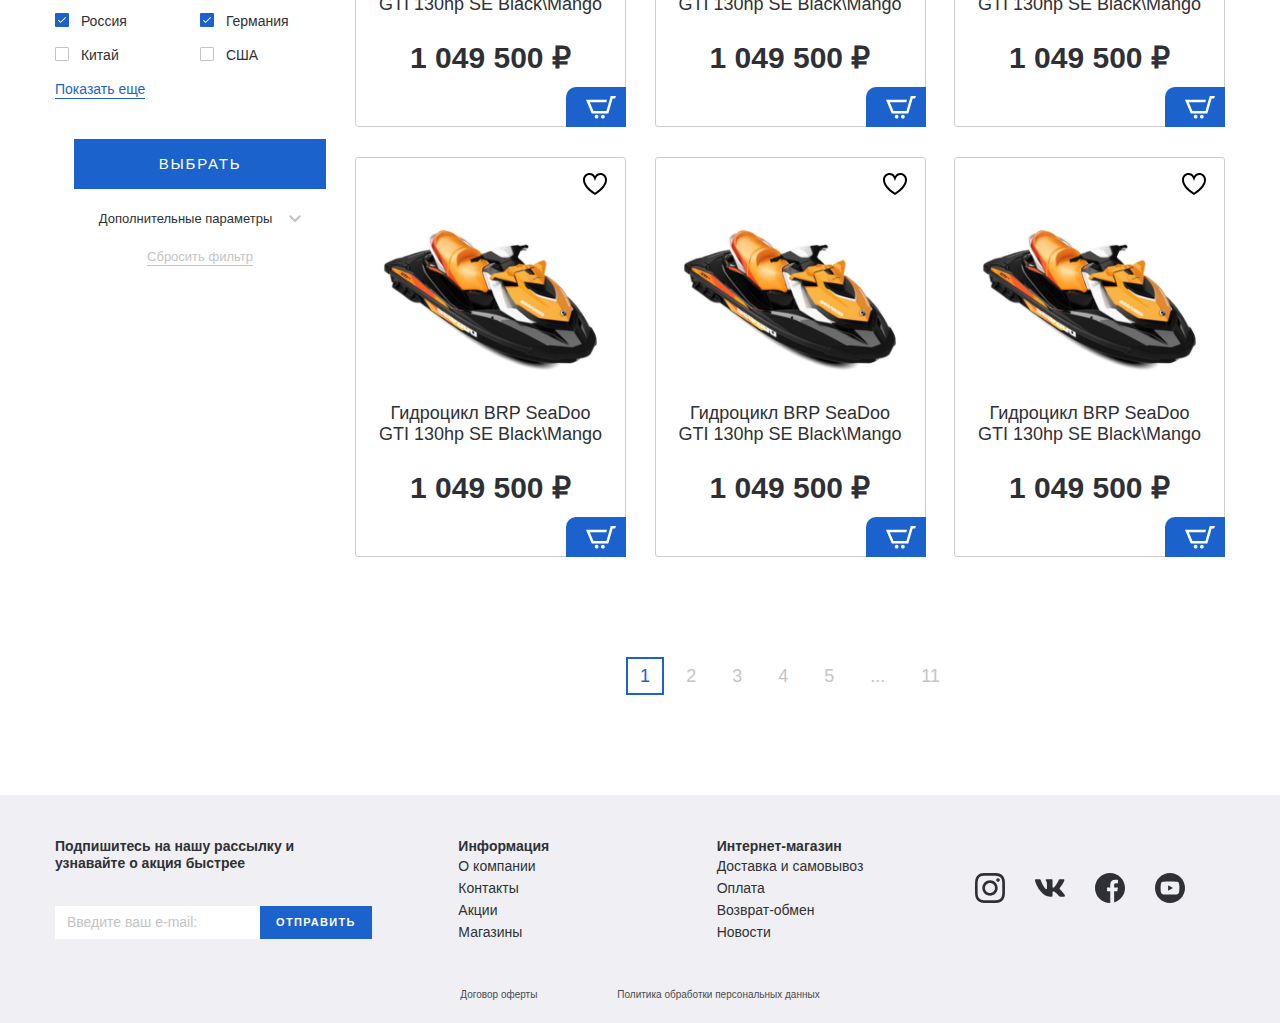
<file: catalog.html>
<!DOCTYPE html>
<html lang="ru">

<head>
  <meta charset="UTF-8">
  <meta name="viewport" content="width=device-width, initial-scale=1.0">
  <title>catalog</title>
  <link rel="stylesheet" href="css/libs.min.css">
  <link rel="stylesheet" href="css/style.min.css">
</head>

<body>

  <header class="header">
    <div class="header__top">
      <div class="container">
        <div class="header__top-inner">
          <nav class="menu">
            <button class="menu__btn">
              <div class="menu__btn-line"></div>
              <div class="menu__btn-line"></div>
              <div class="menu__btn-line"></div>
            </button>
            <ul class="menu__list">
              <li class="menu__item">
                <a class="menu__link" href="#">
                  Магазины
                </a>
              </li>
              <li class="menu__item">
                <a class="menu__link" href="#">
                  Акции
                </a>
              </li>
              <li class="menu__item">
                <a class="menu__link" href="#">
                  Доставка и оплата
                </a>
              </li>
            </ul>
          </nav>
          <a class="logo" href="#">
            <img class="logo__img" src="images/logo.svg" alt="">
          </a>
          <div class="header__box">
            <p class="header__adress">
              Москва, ул. Науки 25
            </p>
            <ul class="user-list">
              <li class="user-list__item">
                <a class="user-list__link" href="#">
                  <img src="images/heart.svg" alt="">
                </a>
              </li>
              <li class="user-list__item">
                <a class="user-list__link" href="#">
                  <img src="images/user.svg" alt="">
                </a>
              </li>
              <li class="user-list__item">
                <a class="user-list__link basket" href="#">
                  <img src="images/basket.svg" alt="">
                  <p class="basket__num">1</p>
                </a>
              </li>
            </ul>
          </div>
        </div>
      </div>
    </div>
    <ul class="menu-mobile__list">
      <li class="menu-mobile__item">
        <a class="menu-mobile__link" href="#">
          <img class="menu-mobile__img" src="images/user.svg" alt="">
          <p>Войти</p>
        </a>
      </li>
      <li class="menu-mobile__item">
        <a class="menu-mobile__link" href="#">
          <img class="menu-mobile__img" src="images/user.svg" alt="">
          <p>Регистрация</p>
        </a>
      </li>
      <li class="menu-mobile__item">
        <a class="menu-mobile__link" href="#">
          <img class="menu-mobile__img" src="images/heart.svg" alt="">
          <p>Избранное</p>
        </a>
      </li>
      <li class="menu-mobile__item">
        <a class="menu-mobile__link" href="#">
          <img class="menu-mobile__img" src="images/basket.svg" alt="">
          <p>Корзина</p>
        </a>
      </li>
      <li class="menu-mobile__item">
        <a class="menu-mobile__link" href="#">
          <img class="menu-mobile__img" src="images/house.svg" alt="">
          <p>Магазины</p>
        </a>
      </li>
      <li class="menu-mobile__item">
        <a class="menu-mobile__link" href="#">
          <img class="menu-mobile__img" src="images/procent.svg" alt="">
          <p>Акции</p>
        </a>
      </li>
      <li class="menu-mobile__item">
        <a class="menu-mobile__link" href="#">
          <img class="menu-mobile__img" src="images/box.svg" alt="">
          <p>Доставка и оплата</p>
        </a>
      </li>
      <li class="menu-mobile__item">
        <a class="menu-mobile__link" href="#">
          <p>Квадроциклы</p>
        </a>
      </li>
      <li class="menu-mobile__item">
        <a class="menu-mobile__link" href="#">
          <p>Катера</p>
        </a>
      </li>
      <li class="menu-mobile__item">
        <a class="menu-mobile__link" href="#">
          <p>Гидроциклы</p>
        </a>
      </li>
      <li class="menu-mobile__item">
        <a class="menu-mobile__link" href="#">
          <p>Лодки</p>
        </a>
      </li>
      <li class="menu-mobile__item">
        <a class="menu-mobile__link" href="#">
          <p>Вездеходы</p>
        </a>
      </li>
      <li class="menu-mobile__item">
        <a class="menu-mobile__link" href="#">
          <p>Снегоходы</p>
        </a>
      </li>
      <li class="menu-mobile__item">
        <a class="menu-mobile__link" href="#">
          <p>Двигатели</p>
        </a>
      </li>
      <li class="menu-mobile__item">
        <a class="menu-mobile__link" href="#">
          <p>Запчасти</p>
        </a>
      </li>
    </ul>
    <div class="menu__mobile-linewrapper">
      <ul class="menu__mobile-line">
        <li class="menu__item">
          <a class="menu__link" href="#">
            Магазины
          </a>
        </li>
        <li class="menu__item">
          <a class="menu__link" href="#">
            Акции
          </a>
        </li>
        <li class="menu__item">
          <a class="menu__link" href="#">
            Доставка и оплата
          </a>
        </li>
      </ul>
    </div>
    <div class="header__bottom">
      <div class="container">
        <ul class="menu__categories">
          <li class="menu__categories-item">
            <a class="menu__categories-link" href="#">
              Квадроциклы
            </a>
          </li>
          <li class="menu__categories-item">
            <a class="menu__categories-link" href="#">
              Катера
            </a>
          </li>
          <li class="menu__categories-item">
            <a class="menu__categories-link" href="#">
              Гидроциклы
            </a>
          </li>
          <li class="menu__categories-item">
            <a class="menu__categories-link" href="#">
              Лодки
            </a>
          </li>
          <li class="menu__categories-item">
            <a class="menu__categories-link" href="#">
              Вездеходы
            </a>
          </li>
          <li class="menu__categories-item">
            <a class="menu__categories-link" href="#">
              Снегоходы
            </a>
          </li>
          <li class="menu__categories-item">
            <a class="menu__categories-link" href="#">
              Двигатели
            </a>
          </li>
          <li class="menu__categories-item">
            <a class="menu__categories-link" href="#">
              Запчасти
            </a>
          </li>
        </ul>
      </div>
    </div>
  </header>

  <div class="breadcrumbs">
    <div class="container">
      <div class="breadcrumbs__inner">
        <ul class="breadcrumbs__list mobile-overflow">
          <li class="breadcrumbs__list-item"><a href="#">Главная</a></li>
          <li class="breadcrumbs__list-item"><span>Гидроциклы</span></li>
        </ul>
      </div>
    </div>
  </div>


  <section class="catalog">
    <div class="container">
      <h2 class="catalog__title">
        Гидроциклы
      </h2>
      <div class="catalog__filter">
        <div class="catalog__filter-itemsinner">
          <div class="catalog__filter-items mobile-overflow">
            <button>Полноприводные</button>
            <button>от 5000</button>
            <button>BRP</button>
            <button>еще</button>
          </div>
        </div>
        <div class="catalog__filter-btn">
          <select class="filter-style select-item">
            <option>По популярности</option>
            <option>По популярности</option>
            <option>По популярности</option>
          </select>
          <button class="catalog__filter-btngrid catalog__filter-button catalog__filter-button--active">
            <svg width="23" height="21" viewBox="0 0 23 21" fill="none" xmlns="http://www.w3.org/2000/svg">
              <rect x="1" y="1" width="21" height="19" stroke="#2F3035" stroke-width="2" />
              <rect x="7" y="6" width="2" height="2" fill="#2F3035" stroke="#2F3035" stroke-width="2" />
              <rect x="7" y="13" width="2" height="2" fill="#2F3035" stroke="#2F3035" stroke-width="2" />
              <rect x="14" y="6" width="2" height="2" fill="#2F3035" stroke="#2F3035" stroke-width="2" />
              <rect x="14" y="13" width="2" height="2" fill="#2F3035" stroke="#2F3035" stroke-width="2" />
            </svg>
          </button>

          <button class="catalog__filter-btnline catalog__filter-button">
            <svg width="25" height="19" viewBox="0 0 25 19" fill="none" xmlns="http://www.w3.org/2000/svg">
              <g opacity="1">
                <rect x="6" width="19" height="3" rx="1.5" fill="#2F3035" />
                <rect x="6" y="8" width="19" height="3" rx="1.5" fill="#2F3035" />
                <rect x="6" y="16" width="19" height="3" rx="1.5" fill="#2F3035" />
                <rect width="3" height="3" rx="1.5" fill="#2F3035" />
                <rect y="8" width="3" height="3" rx="1.5" fill="#2F3035" />
                <rect y="16" width="3" height="3" rx="1.5" fill="#2F3035" />
              </g>
            </svg>

          </button>
        </div>
      </div>
      <div class="catalog__inner">
        <div class="aside__btn">
          Фильтр
        </div>
        <div class="catalog__inner-aside aside-filter">
          <div class="tabs-wrapper">
            <div class="tabs aside-filter__tabs tabs--no-scroll">
              <a href="#filter-1" class="tab aside-filter__tab tab--active"><span>Параметры</span></a>
              <a href="#filter-2" class="tab aside-filter__tab"><span>по марке</span></a>
            </div>
            <div class="tabs-container">
              <div id="filter-1" class="tabs-content aside-filter__tabs-content tabs-content--active">
                <form class="aside-filter__form">
                  <ul class="aside-filter__list">
                    <li class="aside-filter__item-drop">
                      <p class="aside-filter__item-title filter__item-drop filter__item-drop--active">Наличие</p>
                      <div class="aside-filter__content">
                        <div class="aside-filter__content-box">
                          <label class="aside-filter__content-label">
                            <input class="filter-style" type="checkbox">
                            В наличие
                          </label>
                        </div>
                        <div class="aside-filter__content-box">
                          <label class="aside-filter__content-label">
                            <input class="filter-style" type="checkbox">
                            Под заказ
                          </label>
                        </div>
                      </div>
                    </li>
                    <li class="aside-filter__item-drop">
                      <p class="aside-filter__item-title filter__item-drop filter__item-drop--active">Новинки</p>
                      <div class="aside-filter__content aside-filter__content-radio">
                        <div class="aside-filter__content-box">
                          <label class="aside-filter__content-label">
                            <input class="filter-style" name="radio" type="radio">
                            Все
                          </label>
                        </div>
                        <div class="aside-filter__content-box">
                          <label class="aside-filter__content-label">
                            <input class="filter-style" name="radio" type="radio">
                            Новинки
                          </label>
                        </div>
                        <div class="aside-filter__content-box">
                          <label class="aside-filter__content-label">
                            <input class="filter-style" name="radio" type="radio">
                            Акции
                          </label>
                        </div>
                      </div>
                    </li>
                    <li class="aside-filter__item-drop">
                      <p class="aside-filter__item-title filter__item-drop filter__item-drop--active">Цена</p>
                      <div class="aside-filter__content aside-filter__content-range__slider">
                        <input type="text" class="js-range-slider" name="my_range" value="" data-min="100000"
                          data-max="500000" data-from="150000" data-to="275000" />
                      </div>
                    </li>
                    <li class="aside-filter__item-list">
                      <div class="filter__item-list">
                        <p class="filter__item-listtitle">
                          Мощность, л.с.
                        </p>
                        <select class="filter-style filter__item-listselect">
                          <option value="">90</option>
                          <option value="">130</option>
                          <option value="">154</option>
                          <option value="">230</option>
                        </select>
                      </div>

                      <div class="filter__item-list">
                        <p class="filter__item-listtitle">
                          Мощность двигателя, л.с.
                        </p>
                        <select class="filter-style filter__item-listselect">
                          <option value="">90</option>
                          <option value="">130</option>
                          <option value="">154</option>
                          <option value="">230</option>
                        </select>
                      </div>
                      <div class="filter__item-list">
                        <p class="filter__item-listtitle">
                          Макс. скорость
                        </p>
                        <select class="filter-style filter__item-listselect">
                          <option value="">90</option>
                          <option value="">130</option>
                          <option value="">154</option>
                          <option value="">230</option>
                        </select>
                      </div>
                    </li>

                    <li class="aside-filter__item-drop">
                      <p class="aside-filter__item-title filter__item-drop filter__item-drop--active">Бренд</p>
                      <div class="aside-filter__content">
                        <div class="aside-filter__content-box">
                          <label class="aside-filter__content-label">
                            <input class="filter-style" type="checkbox" checked>
                            BRP
                          </label>
                        </div>
                        <div class="aside-filter__content-box">
                          <label class="aside-filter__content-label">
                            <input class="filter-style" type="checkbox" checked>
                            Spark 2
                          </label>
                        </div>
                        <div class="aside-filter__content-box">
                          <label class="aside-filter__content-label">
                            <input class="filter-style" type="checkbox">
                            Spark 3
                          </label>
                        </div>
                        <div class="filter-more">
                          <button class="filter-more__btn">Показать еще</button>
                        </div>
                      </div>
                    </li>

                    <li class="aside-filter__item-drop">
                      <p class="aside-filter__item-title filter__item-drop filter__item-drop--active">Модель</p>
                      <div class="aside-filter__content">
                        <input class="filter-search" type="text" placeholder="Введите модель ">
                        <div class="aside-filter__content-box">
                          <label class="aside-filter__content-label">
                            <input class="filter-style" type="checkbox" checked>
                            Sea-doo Spark 2
                          </label>
                        </div>
                        <div class="aside-filter__content-box">
                          <label class="aside-filter__content-label">
                            <input class="filter-style" type="checkbox" checked>
                            SeaDoo Spark 90
                          </label>
                        </div>
                        <div class="aside-filter__content-box">
                          <label class="aside-filter__content-label">
                            <input class="filter-style" type="checkbox">
                            SeaDoo GTI 155
                          </label>
                        </div>
                        <div class="aside-filter__content-box">
                          <label class="aside-filter__content-label">
                            <input class="filter-style" type="checkbox">
                            SeaDoo GTR 230
                          </label>
                        </div>
                        <div class="filter-more">
                          <button class="filter-more__btn">Показать еще</button>
                        </div>
                      </div>
                    </li>

                    <li class="aside-filter__item-drop btn-checked">
                      <p class="aside-filter__item-title filter__item-drop filter__item-drop--active">Акции</p>
                      <div class="aside-filter__content">
                        <div class="aside-filter__content-box">
                          <label class="aside-filter__content-label">
                            <input class="filter-style" type="checkbox">
                            <span class="btn-checked__text">SALE</span>
                          </label>
                        </div>
                        <div class="aside-filter__content-box">
                          <label class="aside-filter__content-label">
                            <input class="filter-style" type="checkbox">
                            <span class="btn-checked__text">NEW</span>
                          </label>
                        </div>
                        <div class="aside-filter__content-box">
                          <label class="aside-filter__content-label">
                            <input class="filter-style" type="checkbox">
                            <span class="btn-checked__text">HIT</span>
                          </label>
                        </div>
                        <div class="aside-filter__content-box">
                          <label class="aside-filter__content-label">
                            <input class="filter-style" type="checkbox">
                            <span class="btn-checked__text">ДИЛЕР</span>
                          </label>
                        </div>
                      </div>
                    </li>

                    <li class="aside-filter__item-drop">
                      <p class="aside-filter__item-title filter__item-drop filter__item-drop--active">Страны</p>
                      <div class="aside-filter__content">
                        <div class="aside-filter__content-box">
                          <label class="aside-filter__content-label">
                            <input class="filter-style" type="checkbox" checked>
                            Россия
                          </label>
                        </div>
                        <div class="aside-filter__content-box">
                          <label class="aside-filter__content-label">
                            <input class="filter-style" type="checkbox" checked>
                            Германия
                          </label>
                        </div>
                        <div class="aside-filter__content-box">
                          <label class="aside-filter__content-label">
                            <input class="filter-style" type="checkbox">
                            Китай
                          </label>
                        </div>
                        <div class="aside-filter__content-box">
                          <label class="aside-filter__content-label">
                            <input class="filter-style" type="checkbox">
                            CША
                          </label>
                        </div>
                        <div class="filter-more">
                          <button class="filter-more__btn">Показать еще</button>
                        </div>
                      </div>
                    </li>

                    <li class="aside-filter__item-drop aside-filter__item-btn">
                      <button class="filter-btn__send" type="submit">ВЫБРАТЬ</button>
                      <p class="filter-extra" type="submit">Дополнительные параметры</p>
                      <div class="filter-extra__content">more</div>
                      <button class="filter-btn__reset" type="submit">Сбросить фильтр</button>
                    </li>
                  </ul>
                </form>
              </div>
              <div id="filter-2" class="tabs-content aside-filter__tabs-content">
                content2
              </div>
            </div>
          </div>
        </div>
        <div class="catalog__inner-list">
          <div class="product-item__wrapper">
            <button class="product-item__favorite"></button>
            <button class="product-item__basket">
              <img src="images/basket-white.svg" alt="">
            </button>
            <a href="#" class="product-item__notify-link">
              <span>
                Сообщить о поступлении
              </span>
            </a>
            <a class="product-item" href="#">
              <p class="product-item__hover-text">
                посмотреть товар
              </p>
              <img class="product-item__img" src="images/content/gidrotsikl-1.png" alt="">
              <h4 class="product-item__title">
                Гидроцикл BRP SeaDoo GTI 130hp SE Black\Mango
              </h4>
              <p class="price product-item__price">
                1 049 500 ₽
              </p>
              <p class="product-item__notify-text">
                нет в наличии
              </p>
            </a>
          </div>

          <div class="product-item__wrapper">
            <button class="product-item__favorite"></button>
            <button class="product-item__basket">
              <img src="images/basket-white.svg" alt="">
            </button>
            <a href="#" class="product-item__notify-link">
              <span>
                Сообщить о поступлении
              </span>
            </a>
            <a class="product-item" href="#">
              <p class="product-item__hover-text">
                посмотреть товар
              </p>
              <img class="product-item__img" src="images/content/gidrotsikl-1.png" alt="">
              <h4 class="product-item__title">
                Гидроцикл BRP SeaDoo GTI 130hp SE Black\Mango
              </h4>
              <p class="price product-item__price">
                1 049 500 ₽
              </p>
              <p class="product-item__notify-text">
                нет в наличии
              </p>
            </a>
          </div>

          <div class="product-item__wrapper">
            <button class="product-item__favorite"></button>
            <button class="product-item__basket">
              <img src="images/basket-white.svg" alt="">
            </button>
            <a href="#" class="product-item__notify-link">
              <span>
                Сообщить о поступлении
              </span>
            </a>
            <a class="product-item" href="#">
              <p class="product-item__hover-text">
                посмотреть товар
              </p>
              <img class="product-item__img" src="images/content/gidrotsikl-1.png" alt="">
              <h4 class="product-item__title">
                Гидроцикл BRP SeaDoo GTI 130hp SE Black\Mango
              </h4>
              <p class="price product-item__price">
                1 049 500 ₽
              </p>
              <p class="product-item__notify-text">
                нет в наличии
              </p>
            </a>
          </div>

          <div class="product-item__wrapper">
            <button class="product-item__favorite"></button>
            <button class="product-item__basket">
              <img src="images/basket-white.svg" alt="">
            </button>
            <a href="#" class="product-item__notify-link">
              <span>
                Сообщить о поступлении
              </span>
            </a>
            <a class="product-item" href="#">
              <p class="product-item__hover-text">
                посмотреть товар
              </p>
              <img class="product-item__img" src="images/content/gidrotsikl-1.png" alt="">
              <h4 class="product-item__title">
                Гидроцикл BRP SeaDoo GTI 130hp SE Black\Mango
              </h4>
              <p class="price product-item__price">
                1 049 500 ₽
              </p>
              <p class="product-item__notify-text">
                нет в наличии
              </p>
            </a>
          </div>

          <div class="product-item__wrapper">
            <button class="product-item__favorite"></button>
            <button class="product-item__basket">
              <img src="images/basket-white.svg" alt="">
            </button>
            <a href="#" class="product-item__notify-link">
              <span>
                Сообщить о поступлении
              </span>
            </a>
            <a class="product-item" href="#">
              <p class="product-item__hover-text">
                посмотреть товар
              </p>
              <img class="product-item__img" src="images/content/gidrotsikl-1.png" alt="">
              <h4 class="product-item__title">
                Гидроцикл BRP SeaDoo GTI 130hp SE Black\Mango
              </h4>
              <p class="price product-item__price">
                1 049 500 ₽
              </p>
              <p class="product-item__notify-text">
                нет в наличии
              </p>
            </a>
          </div>

          <div class="product-item__wrapper">
            <button class="product-item__favorite"></button>
            <button class="product-item__basket">
              <img src="images/basket-white.svg" alt="">
            </button>
            <a href="#" class="product-item__notify-link">
              <span>
                Сообщить о поступлении
              </span>
            </a>
            <a class="product-item" href="#">
              <p class="product-item__hover-text">
                посмотреть товар
              </p>
              <img class="product-item__img" src="images/content/gidrotsikl-1.png" alt="">
              <h4 class="product-item__title">
                Гидроцикл BRP SeaDoo GTI 130hp SE Black\Mango
              </h4>
              <p class="price product-item__price">
                1 049 500 ₽
              </p>
              <p class="product-item__notify-text">
                нет в наличии
              </p>
            </a>
          </div>

          <div class="product-item__wrapper">
            <button class="product-item__favorite"></button>
            <button class="product-item__basket">
              <img src="images/basket-white.svg" alt="">
            </button>
            <a href="#" class="product-item__notify-link">
              <span>
                Сообщить о поступлении
              </span>
            </a>
            <a class="product-item" href="#">
              <p class="product-item__hover-text">
                посмотреть товар
              </p>
              <img class="product-item__img" src="images/content/gidrotsikl-1.png" alt="">
              <h4 class="product-item__title">
                Гидроцикл BRP SeaDoo GTI 130hp SE Black\Mango
              </h4>
              <p class="price product-item__price">
                1 049 500 ₽
              </p>
              <p class="product-item__notify-text">
                нет в наличии
              </p>
            </a>
          </div>

          <div class="product-item__wrapper">
            <button class="product-item__favorite"></button>
            <button class="product-item__basket">
              <img src="images/basket-white.svg" alt="">
            </button>
            <a href="#" class="product-item__notify-link">
              <span>
                Сообщить о поступлении
              </span>
            </a>
            <a class="product-item" href="#">
              <p class="product-item__hover-text">
                посмотреть товар
              </p>
              <img class="product-item__img" src="images/content/gidrotsikl-1.png" alt="">
              <h4 class="product-item__title">
                Гидроцикл BRP SeaDoo GTI 130hp SE Black\Mango
              </h4>
              <p class="price product-item__price">
                1 049 500 ₽
              </p>
              <p class="product-item__notify-text">
                нет в наличии
              </p>
            </a>
          </div>

          <div class="product-item__wrapper">
            <button class="product-item__favorite"></button>
            <button class="product-item__basket">
              <img src="images/basket-white.svg" alt="">
            </button>
            <a href="#" class="product-item__notify-link">
              <span>
                Сообщить о поступлении
              </span>
            </a>
            <a class="product-item" href="#">
              <p class="product-item__hover-text">
                посмотреть товар
              </p>
              <img class="product-item__img" src="images/content/gidrotsikl-1.png" alt="">
              <h4 class="product-item__title">
                Гидроцикл BRP SeaDoo GTI 130hp SE Black\Mango
              </h4>
              <p class="price product-item__price">
                1 049 500 ₽
              </p>
              <p class="product-item__notify-text">
                нет в наличии
              </p>
            </a>
          </div>

          <div class="product-item__wrapper">
            <button class="product-item__favorite"></button>
            <button class="product-item__basket">
              <img src="images/basket-white.svg" alt="">
            </button>
            <a href="#" class="product-item__notify-link">
              <span>
                Сообщить о поступлении
              </span>
            </a>
            <a class="product-item" href="#">
              <p class="product-item__hover-text">
                посмотреть товар
              </p>
              <img class="product-item__img" src="images/content/gidrotsikl-1.png" alt="">
              <h4 class="product-item__title">
                Гидроцикл BRP SeaDoo GTI 130hp SE Black\Mango
              </h4>
              <p class="price product-item__price">
                1 049 500 ₽
              </p>
              <p class="product-item__notify-text">
                нет в наличии
              </p>
            </a>
          </div>

          <div class="product-item__wrapper">
            <button class="product-item__favorite"></button>
            <button class="product-item__basket">
              <img src="images/basket-white.svg" alt="">
            </button>
            <a href="#" class="product-item__notify-link">
              <span>
                Сообщить о поступлении
              </span>
            </a>
            <a class="product-item" href="#">
              <p class="product-item__hover-text">
                посмотреть товар
              </p>
              <img class="product-item__img" src="images/content/gidrotsikl-1.png" alt="">
              <h4 class="product-item__title">
                Гидроцикл BRP SeaDoo GTI 130hp SE Black\Mango
              </h4>
              <p class="price product-item__price">
                1 049 500 ₽
              </p>
              <p class="product-item__notify-text">
                нет в наличии
              </p>
            </a>
          </div>

          <div class="product-item__wrapper">
            <button class="product-item__favorite"></button>
            <button class="product-item__basket">
              <img src="images/basket-white.svg" alt="">
            </button>
            <a href="#" class="product-item__notify-link">
              <span>
                Сообщить о поступлении
              </span>
            </a>
            <a class="product-item" href="#">
              <p class="product-item__hover-text">
                посмотреть товар
              </p>
              <img class="product-item__img" src="images/content/gidrotsikl-1.png" alt="">
              <h4 class="product-item__title">
                Гидроцикл BRP SeaDoo GTI 130hp SE Black\Mango
              </h4>
              <p class="price product-item__price">
                1 049 500 ₽
              </p>
              <p class="product-item__notify-text">
                нет в наличии
              </p>
            </a>
          </div>
          <div class="pagination">
            <ul class="pagination-list">
              <li class="pagination-list__item active"><a href="#">1</a></li>
              <li class="pagination-list__item"><a href="#">2</a></li>
              <li class="pagination-list__item"><a href="#">3</a></li>
              <li class="pagination-list__item"><a href="#">4</a></li>
              <li class="pagination-list__item"><a href="#">5</a></li>
              <li class="pagination-list__item"><span class="pagination-list__item--dots">...</span></li>
              <li class="pagination-list__item"><a href="#">11</a></li>
            </ul>
          </div>
        </div>
      </div>
    </div>
  </section>

  <footer class="footer">
    <div class="container">
      <div class="footer__top">
        <div class="footer__top-inner">
          <div class="footer__top-item footer__top-newslatter">
            <h6 class="footer__top-title">
              Подпишитесь на нашу рассылку
              и узнавайте о акция быстрее
            </h6>
            <form class="footer-form">
              <input class="footer-form__input" type="text" placeholder="Введите ваш e-mail:">
              <button class="footer-form__btn" type="submit">Отправить</button>
            </form>
          </div>
          <div class="footer__top-item footer__top-itemdrop">
            <h6 class="footer__top-title footer__topdrop">
              Информация
            </h6>
            <ul class="footer-list">
              <li class="footer-list__item"><a href="#">О компании</a></li>
              <li class="footer-list__item"><a href="#">Контакты</a></li>
              <li class="footer-list__item"><a href="#">Акции</a></li>
              <li class="footer-list__item"><a href="#">Магазины</a></li>
            </ul>
          </div>
          <div class="footer__top-item footer__top-itemdrop2">
            <h6 class="footer__top-title footer__topdrop">
              Интернет-магазин
            </h6>
            <ul class="footer-list">
              <li class="footer-list__item"><a href="#">Доставка и самовывоз</a></li>
              <li class="footer-list__item"><a href="#">Оплата</a></li>
              <li class="footer-list__item"><a href="#">Возврат-обмен</a></li>
              <li class="footer-list__item"><a href="#">Новости</a></li>
            </ul>
          </div>
          <div class="footer__top-item footer__top-social">
            <ul class="social-list">
              <li class="social-list__item">
                <a href="#">
                  <img src="images/instagram.svg" alt="">
                </a>
              </li>
              <li class="social-list__item">
                <a href="#">
                  <img src="images/vkontakte.svg" alt="">
                </a>
              </li>
              <li class="social-list__item">
                <a href="#">
                  <img src="images/facebook.svg" alt="">
                </a>
              </li>
              <li class="social-list__item">
                <a href="#">
                  <img src="images/youtube.svg" alt="">
                </a>
              </li>
            </ul>
          </div>
        </div>
      </div>
      <div class="footer__bottom">
        <a href="#" class="footer__bottom-link">
          Договор оферты
        </a>
        <a href="#" class="footer__bottom-link">
          Политика обработки персональных данных
        </a>
      </div>
    </div>
  </footer>


  <script src="https://ajax.googleapis.com/ajax/libs/jquery/3.4.1/jquery.min.js"></script>
  <script src="js/libs.min.js"></script>
  <script src="js/main.js"></script>
</body>

</html>

<!-- <div class="tabs-wrapper">
  <div class="tabs">
    <a href="#" class="tab tab--active"></a>
  </div>
  <div class="tabs-container">
    <div class="tabs-content">

    </div>
  </div>
</div> -->
</file>
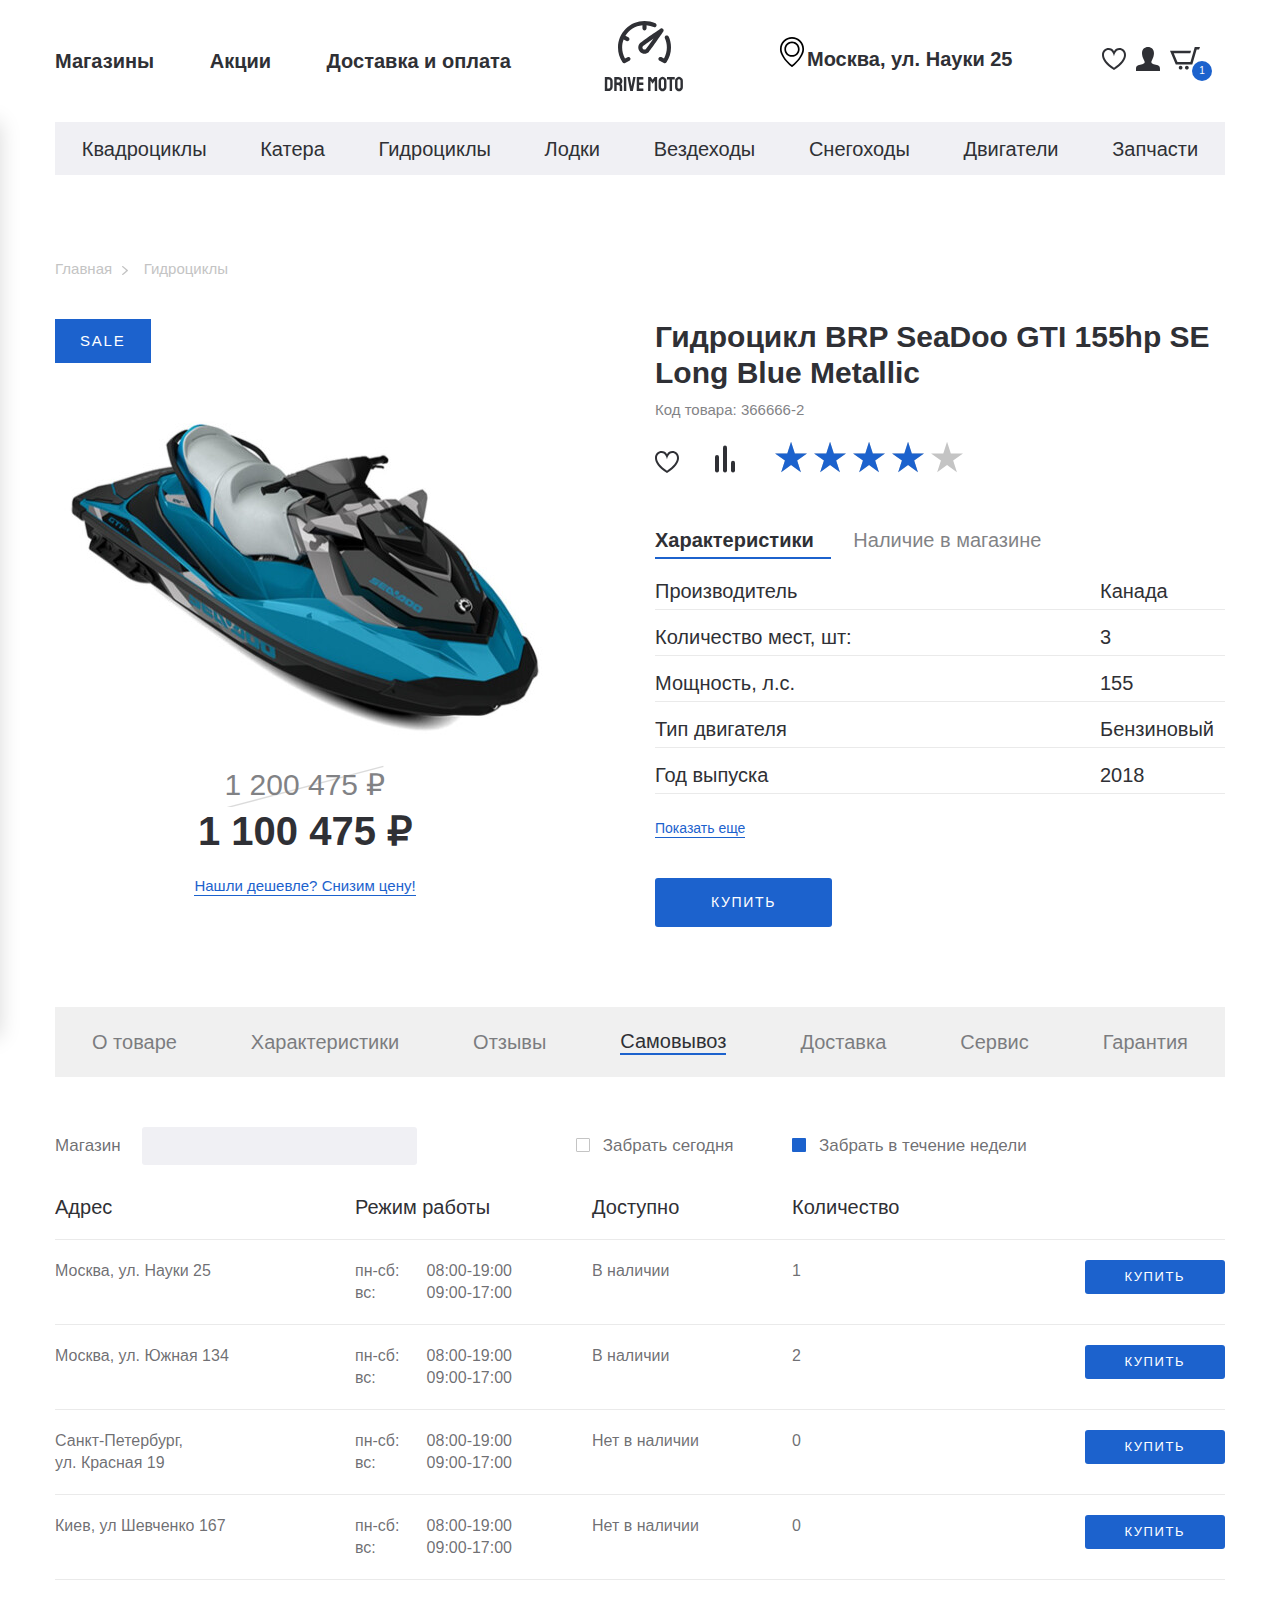
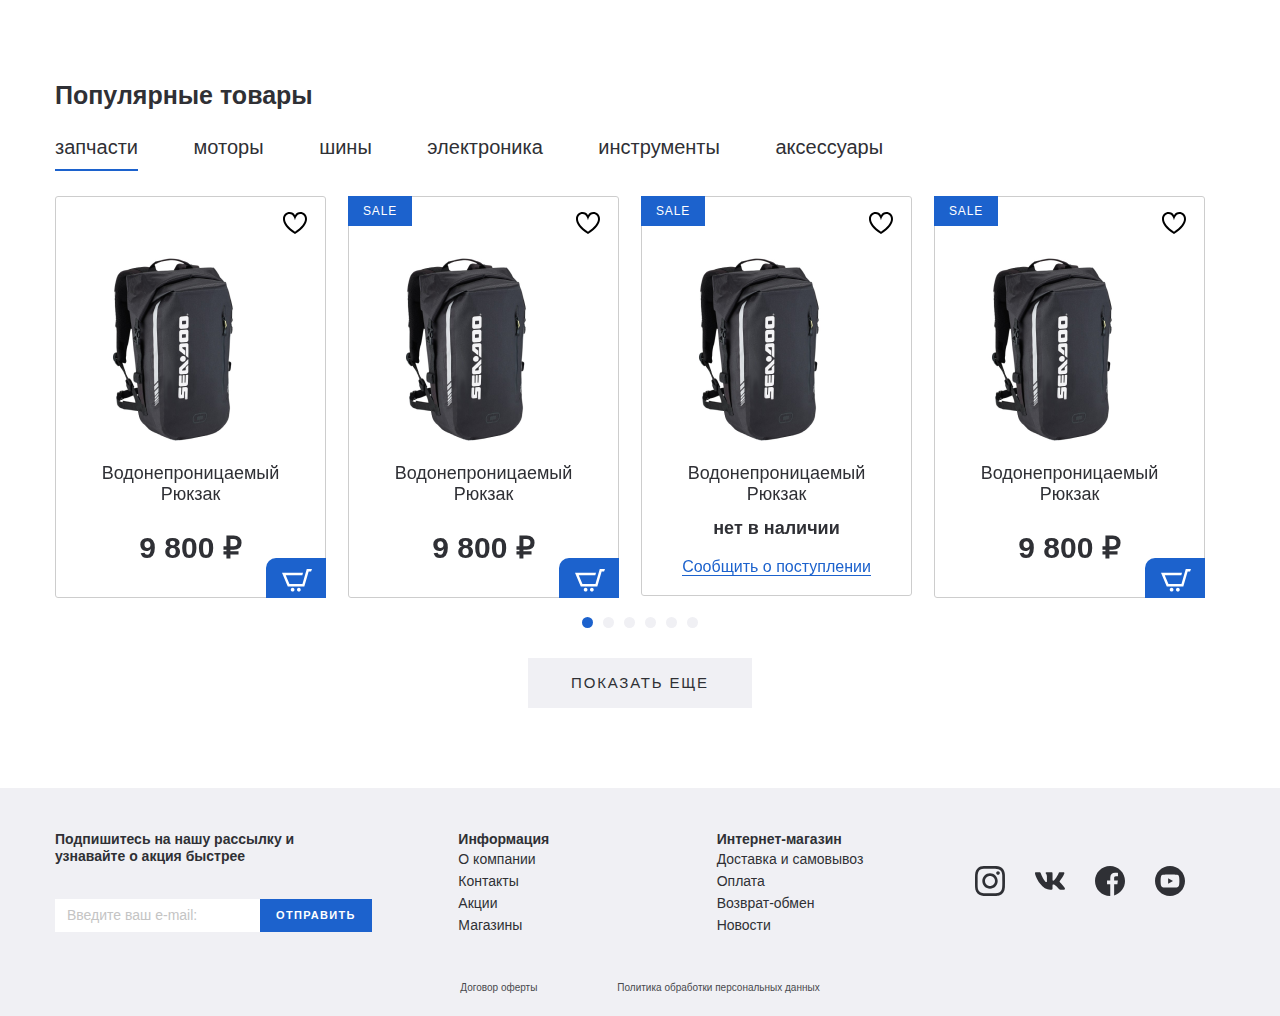
<file: product-page.html>
<!DOCTYPE html>
<html lang="ru">

<head>
  <meta charset="UTF-8">
  <meta name="viewport" content="width=device-width, initial-scale=1.0">
  <title>catalog</title>
  <link rel="stylesheet" href="css/libs.min.css">
  <link rel="stylesheet" href="css/style.min.css">
</head>

<body>

  <header class="header">
    <div class="header__top">
      <div class="container">
        <div class="header__top-inner">
          <nav class="menu">
            <button class="menu__btn">
              <div class="menu__btn-line"></div>
              <div class="menu__btn-line"></div>
              <div class="menu__btn-line"></div>
            </button>
            <ul class="menu__list">
              <li class="menu__item">
                <a class="menu__link" href="#">
                  Магазины
                </a>
              </li>
              <li class="menu__item">
                <a class="menu__link" href="#">
                  Акции
                </a>
              </li>
              <li class="menu__item">
                <a class="menu__link" href="#">
                  Доставка и оплата
                </a>
              </li>
            </ul>
          </nav>
          <a class="logo" href="#">
            <img class="logo__img" src="images/logo.svg" alt="">
          </a>
          <div class="header__box">
            <p class="header__adress">
              Москва, ул. Науки 25
            </p>
            <ul class="user-list">
              <li class="user-list__item">
                <a class="user-list__link" href="#">
                  <img src="images/heart.svg" alt="">
                </a>
              </li>
              <li class="user-list__item">
                <a class="user-list__link" href="#">
                  <img src="images/user.svg" alt="">
                </a>
              </li>
              <li class="user-list__item">
                <a class="user-list__link basket" href="#">
                  <img src="images/basket.svg" alt="">
                  <p class="basket__num">1</p>
                </a>
              </li>
            </ul>
          </div>
        </div>
      </div>
    </div>
    <ul class="menu-mobile__list">
      <li class="menu-mobile__item">
        <a class="menu-mobile__link" href="#">
          <img class="menu-mobile__img" src="images/user.svg" alt="">
          <p>Войти</p>
        </a>
      </li>
      <li class="menu-mobile__item">
        <a class="menu-mobile__link" href="#">
          <img class="menu-mobile__img" src="images/user.svg" alt="">
          <p>Регистрация</p>
        </a>
      </li>
      <li class="menu-mobile__item">
        <a class="menu-mobile__link" href="#">
          <img class="menu-mobile__img" src="images/heart.svg" alt="">
          <p>Избранное</p>
        </a>
      </li>
      <li class="menu-mobile__item">
        <a class="menu-mobile__link" href="#">
          <img class="menu-mobile__img" src="images/basket.svg" alt="">
          <p>Корзина</p>
        </a>
      </li>
      <li class="menu-mobile__item">
        <a class="menu-mobile__link" href="#">
          <img class="menu-mobile__img" src="images/house.svg" alt="">
          <p>Магазины</p>
        </a>
      </li>
      <li class="menu-mobile__item">
        <a class="menu-mobile__link" href="#">
          <img class="menu-mobile__img" src="images/procent.svg" alt="">
          <p>Акции</p>
        </a>
      </li>
      <li class="menu-mobile__item">
        <a class="menu-mobile__link" href="#">
          <img class="menu-mobile__img" src="images/box.svg" alt="">
          <p>Доставка и оплата</p>
        </a>
      </li>
      <li class="menu-mobile__item">
        <a class="menu-mobile__link" href="#">
          <p>Квадроциклы</p>
        </a>
      </li>
      <li class="menu-mobile__item">
        <a class="menu-mobile__link" href="#">
          <p>Катера</p>
        </a>
      </li>
      <li class="menu-mobile__item">
        <a class="menu-mobile__link" href="#">
          <p>Гидроциклы</p>
        </a>
      </li>
      <li class="menu-mobile__item">
        <a class="menu-mobile__link" href="#">
          <p>Лодки</p>
        </a>
      </li>
      <li class="menu-mobile__item">
        <a class="menu-mobile__link" href="#">
          <p>Вездеходы</p>
        </a>
      </li>
      <li class="menu-mobile__item">
        <a class="menu-mobile__link" href="#">
          <p>Снегоходы</p>
        </a>
      </li>
      <li class="menu-mobile__item">
        <a class="menu-mobile__link" href="#">
          <p>Двигатели</p>
        </a>
      </li>
      <li class="menu-mobile__item">
        <a class="menu-mobile__link" href="#">
          <p>Запчасти</p>
        </a>
      </li>
    </ul>
    <div class="menu__mobile-linewrapper">
      <ul class="menu__mobile-line">
        <li class="menu__item">
          <a class="menu__link" href="#">
            Магазины
          </a>
        </li>
        <li class="menu__item">
          <a class="menu__link" href="#">
            Акции
          </a>
        </li>
        <li class="menu__item">
          <a class="menu__link" href="#">
            Доставка и оплата
          </a>
        </li>
      </ul>
    </div>
    <div class="header__bottom">
      <div class="container">
        <ul class="menu__categories">
          <li class="menu__categories-item">
            <a class="menu__categories-link" href="#">
              Квадроциклы
            </a>
          </li>
          <li class="menu__categories-item">
            <a class="menu__categories-link" href="#">
              Катера
            </a>
          </li>
          <li class="menu__categories-item">
            <a class="menu__categories-link" href="#">
              Гидроциклы
            </a>
          </li>
          <li class="menu__categories-item">
            <a class="menu__categories-link" href="#">
              Лодки
            </a>
          </li>
          <li class="menu__categories-item">
            <a class="menu__categories-link" href="#">
              Вездеходы
            </a>
          </li>
          <li class="menu__categories-item">
            <a class="menu__categories-link" href="#">
              Снегоходы
            </a>
          </li>
          <li class="menu__categories-item">
            <a class="menu__categories-link" href="#">
              Двигатели
            </a>
          </li>
          <li class="menu__categories-item">
            <a class="menu__categories-link" href="#">
              Запчасти
            </a>
          </li>
        </ul>
      </div>
    </div>
  </header>

  <div class="breadcrumbs">
    <div class="container">
      <div class="breadcrumbs__inner">
        <ul class="breadcrumbs__list mobile-overflow">
          <li class="breadcrumbs__list-item"><a href="#">Главная</a></li>
          <li class="breadcrumbs__list-item"><span>Гидроциклы</span></li>
        </ul>
      </div>
    </div>
  </div>


  <section class="product-card">
    <div class="container">
      <div class="product-card__inner">
        <div class="product-card__img-box product-item--sale">
          <img class="product-card__img" src="images/content/gidrotsikl-large.png" alt="">
          <p class="product-card__price-old">1 200 475 ₽</p>
          <p class="product-card__price-new">1 100 475 ₽</p>
          <a class="product-card__link" href="#">Нашли дешевле? Снизим цену!</a>
          <div class="product-card__btn product-card__btn-mobile">
            <button>купить</button>
          </div>
        </div>
        <div class="product-card__content">
          <h1 class="product-card__title">
            Гидроцикл BRP SeaDoo GTI 155hp SE Long Blue Metallic
          </h1>
          <p class="product-card__code">
            Код товара: 366666-2
          </p>
          <div class="product-card__buttons">
            <a href="#" class="product-card__icon-favorite">
              <img src="images/heart.svg" alt="">
            </a>
            <a href="#" class="product-card__icon-comparsion">
              <img src="images/comparsion.svg" alt="">
            </a>
            <a class="rate">
              <div class="rate-yo" data-rateyo-rating="4"></div>
            </a>
          </div>

          <div class="tabs-wrapper product-card__tabs">
            <div class="tabs">
              <a href="#product-card-1" class="tab product-card__tab tab--active">Характеристики</a>
              <a href="#product-card-2" class="tab product-card__tab">Наличие в магазине</a>
            </div>
            <div class="tabs-container">
              <div id="product-card-1" class="tabs-content product-card__tab-content tabs-content--active">
                <ul class="product-card__list">
                  <li class="product-card__item">
                    <div class="product-card__item-left">Производитель</div>
                    <div class="product-card__item-right">Канада</div>
                  </li>

                  <li class="product-card__item">
                    <div class="product-card__item-left">Количество мест, шт: </div>
                    <div class="product-card__item-right">3</div>
                  </li>

                  <li class="product-card__item">
                    <div class="product-card__item-left">Мощность, л.с.</div>
                    <div class="product-card__item-right">155</div>
                  </li>

                  <li class="product-card__item">
                    <div class="product-card__item-left">Тип двигателя</div>
                    <div class="product-card__item-right">Бензиновый</div>
                  </li>

                  <li class="product-card__item">
                    <div class="product-card__item-left">Год выпуска</div>
                    <div class="product-card__item-right">2018</div>
                  </li>
                </ul>
                <a class="product-card__more" href="#">Показать еще</a>
                <div class="product-card__btn">
                  <button>купить</button>
                </div>
              </div>
              <div id="product-card-2" class="tabs-content product-card__tab-content">
                content2
              </div>
            </div>
          </div>

        </div>
      </div>
    </div>
  </section>

  <section class="card__tabs">
    <div class="container">
      <div class="tabs-wrapper">
        <div class="tabs card__tab-box">
          <div class="mobile-overflow">
            <a href="#product-card__tabs-1" class="tab card__tab">О товаре</a>
            <a href="#product-card__tabs-2" class="tab card__tab">Характеристики</a>
            <a href="#product-card__tabs-3" class="tab card__tab">Отзывы</a>
            <a href="#product-card__tabs-4" class="tab card__tab tab--active">Самовывоз</a>
            <a href="#product-card__tabs-5" class="tab card__tab">Доставка</a>
            <a href="#product-card__tabs-6" class="tab card__tab">Cервис</a>
            <a href="#product-card__tabs-7" class="tab card__tab">Гарантия</a>
          </div>
        </div>
        <div class="tabs-container">
          <div id="product-card__tabs-1" class="card__tab-content tabs-content">
            content
          </div>

          <div id="product-card__tabs-2" class="card__tab-content tabs-content">
            content
          </div>

          <div id="product-card__tabs-3" class="card__tab-content tabs-content">
            content
          </div>

          <div id="product-card__tabs-4" class="card__tab-content tabs-content  tabs-content--active">
            <form>
              <div class="card__top-line">
                <label class="card__label-search">Магазин
                  <input class="card__input-search" type="text">
                </label>
                <label class="card__label-pickup">
                  <input class="filter-style" type="radio" name="pickup">
                  Забрать сегодня
                </label>
                <label class="card__label-pickup">
                  <input class="filter-style" type="radio" name="pickup" checked>
                  Забрать в течение недели
                </label>
              </div>
              <ul class="card__list">
                <li class="card__list-item card__list-itemtitle">
                  <div class="card__list-address">Адрес</div>
                  <div class="card__list-workhours">Режим работы</div>
                  <div class="card__list-avialable">Доступно</div>
                  <div class="card__list-num">Количество</div>
                  <div class="card__list-btn"></div>
                </li>
                <li class="card__list-item">
                  <div class="card__list-address">Москва, ул. Науки 25</div>
                  <div class="card__list-workhours">
                    <div class="workhours">
                      <span>пн-сб:</span><span>08:00-19:00</span>
                    </div>
                    <div class="workhours">
                      <span>вс:</span><span>09:00-17:00</span>
                    </div>
                  </div>
                  <div class="card__list-avialable">В наличии</div>
                  <div class="card__list-num">1</div>
                  <div class="card__list-btn">
                    <button type="submit">купить</button>
                  </div>
                </li>
                <li class="card__list-item">
                  <div class="card__list-address">Москва, ул. Южная 134</div>
                  <div class="card__list-workhours">
                    <div class="workhours">
                      <span>пн-сб:</span><span>08:00-19:00</span>
                    </div>
                    <div class="workhours">
                      <span>вс:</span><span>09:00-17:00</span>
                    </div>
                  </div>
                  <div class="card__list-avialable">В наличии</div>
                  <div class="card__list-num">2</div>
                  <div class="card__list-btn">
                    <button type="submit">купить</button>
                  </div>
                </li>
                <li class="card__list-item">
                  <div class="card__list-address">Санкт-Петербург,<br>
                    ул. Красная 19</div>
                  <div class="card__list-workhours">
                    <div class="workhours">
                      <span>пн-сб:</span><span>08:00-19:00</span>
                    </div>
                    <div class="workhours">
                      <span>вс:</span><span>09:00-17:00</span>
                    </div>
                  </div>
                  <div class="card__list-avialable">Нет в наличии</div>
                  <div class="card__list-num">0</div>
                  <div class="card__list-btn">
                    <button type="submit">купить</button>
                  </div>
                </li>
                <li class="card__list-item">
                  <div class="card__list-address">Киев, ул Шевченко 167</div>
                  <div class="card__list-workhours">
                    <div class="workhours">
                      <span>пн-сб:</span><span>08:00-19:00</span>
                    </div>
                    <div class="workhours">
                      <span>вс:</span><span>09:00-17:00</span>
                    </div>
                  </div>
                  <div class="card__list-avialable">Нет в наличии</div>
                  <div class="card__list-num">0</div>
                  <div class="card__list-btn">
                    <button type="submit">купить</button>
                  </div>
                </li>
              </ul>
            </form>
          </div>

          <div id="product-card__tabs-5" class="card__tab-content tabs-content">
            content
          </div>

          <div id="product-card__tabs-6" class="card__tab-content tabs-content">
            content
          </div>

          <div id="product-card__tabs-7" class="card__tab-content tabs-content">
            content
          </div>
        </div>
      </div>
    </div>
  </section>


  <section class="products page-section">
    <div class="container">
      <div class="products__inner">
        <h3 class="products__title">
          Популярные товары
        </h3>
        <div class="tabs-wrapper">
          <div class="tabs products__tabs">
            <div class="mobile-overflow">
              <a href="#product-tab-1" class="tab products-tab tab--active">запчасти</a>
              <a href="#product-tab-2" class="tab products-tab">моторы</a>
              <a href="#product-tab-3" class="tab products-tab">шины</a>
              <a href="#product-tab-4" class="tab products-tab">электроника</a>
              <a href="#product-tab-5" class="tab products-tab">инструменты</a>
              <a href="#product-tab-6" class="tab products-tab">аксессуары</a>
            </div>
          </div>
          <div class="tabs-container products__container">
            <div id="product-tab-1" class="tabs-content products__content tabs-content--active">
              <div class="product-slider">
                <div class="product-slider__item">
                  <div class="product-item__wrapper">
                    <button class="product-item__favorite"></button>
                    <button class="product-item__basket">
                      <img src="images/basket-white.svg" alt="">
                    </button>
                    <a href="#" class="product-item__notify-link">
                      <span>
                        Сообщить о поступлении
                      </span>
                    </a>
                    <a class="product-item" href="#">
                      <p class="product-item__hover-text">
                        посмотреть товар
                      </p>
                      <img class="product-item__img" src="images/content/product-1.png" alt="">
                      <h4 class="product-item__title">
                        Водонепроницаемый
                        Рюкзак
                      </h4>
                      <p class="price product-item__price">
                        9 800 ₽
                      </p>
                      <p class="product-item__notify-text">
                        нет в наличии
                      </p>
                    </a>
                  </div>
                </div>

                <div class="product-slider__item">
                  <div class="product-item__wrapper">
                    <button class="product-item__favorite"></button>
                    <button class="product-item__basket">
                      <img src="images/basket-white.svg" alt="">
                    </button>
                    <a href="#" class="product-item__notify-link">
                      <span>
                        Сообщить о поступлении
                      </span>
                    </a>
                    <a class="product-item product-item--sale" href="#">
                      <p class="product-item__hover-text">
                        посмотреть товар
                      </p>
                      <img class="product-item__img" src="images/content/product-1.png" alt="">
                      <h4 class="product-item__title">
                        Водонепроницаемый
                        Рюкзак
                      </h4>
                      <p class="price product-item__price">
                        9 800 ₽
                      </p>
                      <p class="product-item__notify-text">
                        нет в наличии
                      </p>
                    </a>
                  </div>
                </div>

                <div class="product-slider__item">
                  <div class="product-item__wrapper product-item__not-available">
                    <button class="product-item__favorite"></button>
                    <button class="product-item__basket">
                      <img src="images/basket-white.svg" alt="">
                    </button>
                    <a href="#" class="product-item__notify-link">
                      <span>
                        Сообщить о поступлении
                      </span>
                    </a>
                    <a class="product-item product-item--sale" href="#">
                      <p class="product-item__hover-text">
                        посмотреть товар
                      </p>
                      <img class="product-item__img" src="images/content/product-1.png" alt="">
                      <h4 class="product-item__title">
                        Водонепроницаемый
                        Рюкзак
                      </h4>
                      <p class="price product-item__price">
                        9 800 ₽
                      </p>
                      <p class="product-item__notify-text">
                        нет в наличии
                      </p>
                    </a>
                  </div>
                </div>

                <div class="product-slider__item">
                  <div class="product-item__wrapper">
                    <button class="product-item__favorite"></button>
                    <button class="product-item__basket">
                      <img src="images/basket-white.svg" alt="">
                    </button>
                    <a href="#" class="product-item__notify-link">
                      <span>
                        Сообщить о поступлении
                      </span>
                    </a>
                    <a class="product-item product-item--sale" href="#">
                      <p class="product-item__hover-text">
                        посмотреть товар
                      </p>
                      <img class="product-item__img" src="images/content/product-1.png" alt="">
                      <h4 class="product-item__title">
                        Водонепроницаемый
                        Рюкзак
                      </h4>
                      <p class="price product-item__price">
                        9 800 ₽
                      </p>
                      <p class="product-item__notify-text">
                        нет в наличии
                      </p>
                    </a>
                  </div>
                </div>

                <div class="product-slider__item">
                  <div class="product-item__wrapper product-item__not-available">
                    <button class="product-item__favorite"></button>
                    <button class="product-item__basket">
                      <img src="images/basket-white.svg" alt="">
                    </button>
                    <a href="#" class="product-item__notify-link">
                      <span>
                        Сообщить о поступлении
                      </span>
                    </a>
                    <a class="product-item product-item--sale" href="#">
                      <p class="product-item__hover-text">
                        посмотреть товар
                      </p>
                      <img class="product-item__img" src="images/content/product-1.png" alt="">
                      <h4 class="product-item__title">
                        Водонепроницаемый
                        Рюкзак
                      </h4>
                      <p class="price product-item__price">
                        9 800 ₽
                      </p>
                      <p class="product-item__notify-text">
                        нет в наличии
                      </p>
                    </a>
                  </div>
                </div>

                <div class="product-slider__item">
                  <div class="product-item__wrapper product-item__not-available">
                    <button class="product-item__favorite"></button>
                    <button class="product-item__basket">
                      <img src="images/basket-white.svg" alt="">
                    </button>
                    <a href="#" class="product-item__notify-link">
                      <span>
                        Сообщить о поступлении
                      </span>
                    </a>
                    <a class="product-item product-item--sale" href="#">
                      <p class="product-item__hover-text">
                        посмотреть товар
                      </p>
                      <img class="product-item__img" src="images/content/product-1.png" alt="">
                      <h4 class="product-item__title">
                        Водонепроницаемый
                        Рюкзак
                      </h4>
                      <p class="price product-item__price">
                        9 800 ₽
                      </p>
                      <p class="product-item__notify-text">
                        нет в наличии
                      </p>
                    </a>
                  </div>
                </div>
              </div>
            </div>
            <div id="product-tab-2" class="tabs-content products__content">
              <div class="product-slider">
                <div class="product-slider__item">
                  <div class="product-item__wrapper">
                    <button class="product-item__favorite"></button>
                    <button class="product-item__basket">
                      <img src="images/basket-white.svg" alt="">
                    </button>
                    <a href="#" class="product-item__notify-link">
                      <span>
                        Сообщить о поступлении
                      </span>
                    </a>
                    <a class="product-item" href="#">
                      <p class="product-item__hover-text">
                        посмотреть товар
                      </p>
                      <img class="product-item__img" src="images/content/product-1.png" alt="">
                      <h4 class="product-item__title">
                        Водонепроницаемый
                        Рюкзак
                      </h4>
                      <p class="price product-item__price">
                        9 800 ₽
                      </p>
                      <p class="product-item__notify-text">
                        нет в наличии
                      </p>
                    </a>
                  </div>
                </div>

                <div class="product-slider__item">
                  <div class="product-item__wrapper">
                    <button class="product-item__favorite"></button>
                    <button class="product-item__basket">
                      <img src="images/basket-white.svg" alt="">
                    </button>
                    <a href="#" class="product-item__notify-link">
                      <span>
                        Сообщить о поступлении
                      </span>
                    </a>
                    <a class="product-item product-item--sale" href="#">
                      <p class="product-item__hover-text">
                        посмотреть товар
                      </p>
                      <img class="product-item__img" src="images/content/product-1.png" alt="">
                      <h4 class="product-item__title">
                        Водонепроницаемый
                        Рюкзак
                      </h4>
                      <p class="price product-item__price">
                        9 800 ₽
                      </p>
                      <p class="product-item__notify-text">
                        нет в наличии
                      </p>
                    </a>
                  </div>
                </div>

                <div class="product-slider__item">
                  <div class="product-item__wrapper product-item__not-available">
                    <button class="product-item__favorite"></button>
                    <button class="product-item__basket">
                      <img src="images/basket-white.svg" alt="">
                    </button>
                    <a href="#" class="product-item__notify-link">
                      <span>
                        Сообщить о поступлении
                      </span>
                    </a>
                    <a class="product-item product-item--sale" href="#">
                      <p class="product-item__hover-text">
                        посмотреть товар
                      </p>
                      <img class="product-item__img" src="images/content/product-1.png" alt="">
                      <h4 class="product-item__title">
                        Водонепроницаемый
                        Рюкзак
                      </h4>
                      <p class="price product-item__price">
                        9 800 ₽
                      </p>
                      <p class="product-item__notify-text">
                        нет в наличии
                      </p>
                    </a>
                  </div>
                </div>

                <div class="product-slider__item">
                  <div class="product-item__wrapper">
                    <button class="product-item__favorite"></button>
                    <button class="product-item__basket">
                      <img src="images/basket-white.svg" alt="">
                    </button>
                    <a href="#" class="product-item__notify-link">
                      <span>
                        Сообщить о поступлении
                      </span>
                    </a>
                    <a class="product-item product-item--sale" href="#">
                      <p class="product-item__hover-text">
                        посмотреть товар
                      </p>
                      <img class="product-item__img" src="images/content/product-1.png" alt="">
                      <h4 class="product-item__title">
                        Водонепроницаемый
                        Рюкзак
                      </h4>
                      <p class="price product-item__price">
                        9 800 ₽
                      </p>
                      <p class="product-item__notify-text">
                        нет в наличии
                      </p>
                    </a>
                  </div>
                </div>

                <div class="product-slider__item">
                  <div class="product-item__wrapper product-item__not-available">
                    <button class="product-item__favorite"></button>
                    <button class="product-item__basket">
                      <img src="images/basket-white.svg" alt="">
                    </button>
                    <a href="#" class="product-item__notify-link">
                      <span>
                        Сообщить о поступлении
                      </span>
                    </a>
                    <a class="product-item product-item--sale" href="#">
                      <p class="product-item__hover-text">
                        посмотреть товар
                      </p>
                      <img class="product-item__img" src="images/content/product-1.png" alt="">
                      <h4 class="product-item__title">
                        Водонепроницаемый
                        Рюкзак
                      </h4>
                      <p class="price product-item__price">
                        9 800 ₽
                      </p>
                      <p class="product-item__notify-text">
                        нет в наличии
                      </p>
                    </a>
                  </div>
                </div>

                <div class="product-slider__item">
                  <div class="product-item__wrapper product-item__not-available">
                    <button class="product-item__favorite"></button>
                    <button class="product-item__basket">
                      <img src="images/basket-white.svg" alt="">
                    </button>
                    <a href="#" class="product-item__notify-link">
                      <span>
                        Сообщить о поступлении
                      </span>
                    </a>
                    <a class="product-item product-item--sale" href="#">
                      <p class="product-item__hover-text">
                        посмотреть товар
                      </p>
                      <img class="product-item__img" src="images/content/product-1.png" alt="">
                      <h4 class="product-item__title">
                        Водонепроницаемый
                        Рюкзак
                      </h4>
                      <p class="price product-item__price">
                        9 800 ₽
                      </p>
                      <p class="product-item__notify-text">
                        нет в наличии
                      </p>
                    </a>
                  </div>
                </div>
              </div>
            </div>
            <div id="product-tab-3" class="tabs-content products__content">
              slider-3
            </div>
            <div id="product-tab-4" class="tabs-content products__content">
              slider-4
            </div>
            <div id="product-tab-5" class="tabs-content products__content">
              slider-5
            </div>
            <div id="product-tab-6" class="tabs-content products__content">
              slider-6
            </div>
          </div>
        </div>
        <div class="product__more">
          <a class="product__more-link" href="#">Показать еще</a>
        </div>
      </div>
    </div>
  </section>


  <footer class="footer">
    <div class="container">
      <div class="footer__top">
        <div class="footer__top-inner">
          <div class="footer__top-item footer__top-newslatter">
            <h6 class="footer__top-title">
              Подпишитесь на нашу рассылку
              и узнавайте о акция быстрее
            </h6>
            <form class="footer-form">
              <input class="footer-form__input" type="text" placeholder="Введите ваш e-mail:">
              <button class="footer-form__btn" type="submit">Отправить</button>
            </form>
          </div>
          <div class="footer__top-item footer__top-itemdrop">
            <h6 class="footer__top-title footer__topdrop">
              Информация
            </h6>
            <ul class="footer-list">
              <li class="footer-list__item"><a href="#">О компании</a></li>
              <li class="footer-list__item"><a href="#">Контакты</a></li>
              <li class="footer-list__item"><a href="#">Акции</a></li>
              <li class="footer-list__item"><a href="#">Магазины</a></li>
            </ul>
          </div>
          <div class="footer__top-item footer__top-itemdrop2">
            <h6 class="footer__top-title footer__topdrop">
              Интернет-магазин
            </h6>
            <ul class="footer-list">
              <li class="footer-list__item"><a href="#">Доставка и самовывоз</a></li>
              <li class="footer-list__item"><a href="#">Оплата</a></li>
              <li class="footer-list__item"><a href="#">Возврат-обмен</a></li>
              <li class="footer-list__item"><a href="#">Новости</a></li>
            </ul>
          </div>
          <div class="footer__top-item footer__top-social">
            <ul class="social-list">
              <li class="social-list__item">
                <a href="#">
                  <img src="images/instagram.svg" alt="">
                </a>
              </li>
              <li class="social-list__item">
                <a href="#">
                  <img src="images/vkontakte.svg" alt="">
                </a>
              </li>
              <li class="social-list__item">
                <a href="#">
                  <img src="images/facebook.svg" alt="">
                </a>
              </li>
              <li class="social-list__item">
                <a href="#">
                  <img src="images/youtube.svg" alt="">
                </a>
              </li>
            </ul>
          </div>
        </div>
      </div>
      <div class="footer__bottom">
        <a href="#" class="footer__bottom-link">
          Договор оферты
        </a>
        <a href="#" class="footer__bottom-link">
          Политика обработки персональных данных
        </a>
      </div>
    </div>
  </footer>


  <script src="https://ajax.googleapis.com/ajax/libs/jquery/3.4.1/jquery.min.js"></script>
  <script src="js/libs.min.js"></script>
  <script src="js/main.js"></script>
</body>

</html>

<!-- <div class="tabs-wrapper">
  <div class="tabs">
    <a href="#" class="tab tab--active"></a>
  </div>
  <div class="tabs-container">
    <div class="tabs-content">

    </div>
  </div>
</div> -->
</file>
<file: css/libs.min.css>
/*! normalize.css v8.0.1 | MIT License | github.com/necolas/normalize.css */button,hr,input{overflow:visible}.mfp-image-holder .mfp-content,img.mfp-img,legend{max-width:100%}progress,sub,sup{vertical-align:baseline}.irs,.slick-slider{-webkit-touch-callout:none;-khtml-user-select:none;-ms-user-select:none}.mfp-arrow,.slick-slider{-webkit-tap-highlight-color:transparent}.slick-loading .slick-slide,.slick-loading .slick-track{visibility:hidden}html{line-height:1.15;-webkit-text-size-adjust:100%}body{margin:0}details,main{display:block}h1{font-size:2em;margin:.67em 0}hr{box-sizing:content-box;height:0}code,kbd,pre,samp{font-family:monospace,monospace;font-size:1em}a{background-color:transparent}abbr[title]{border-bottom:none;text-decoration:underline;text-decoration:underline dotted}b,strong{font-weight:bolder}small{font-size:80%}sub,sup{font-size:75%;line-height:0;position:relative}sub{bottom:-.25em}sup{top:-.5em}img{border-style:none}button,input,optgroup,select,textarea{font-family:inherit;font-size:100%;line-height:1.15;margin:0}button,select{text-transform:none}[type=button],[type=reset],[type=submit],button{-webkit-appearance:button}[type=button]::-moz-focus-inner,[type=reset]::-moz-focus-inner,[type=submit]::-moz-focus-inner,button::-moz-focus-inner{border-style:none;padding:0}[type=button]:-moz-focusring,[type=reset]:-moz-focusring,[type=submit]:-moz-focusring,button:-moz-focusring{outline:ButtonText dotted 1px}fieldset{padding:.35em .75em .625em}legend{box-sizing:border-box;color:inherit;display:table;padding:0;white-space:normal}.jq-number,.jq-selectbox,.mfp-container:before,.mfp-content{vertical-align:middle}textarea{overflow:auto}[type=checkbox],[type=radio]{box-sizing:border-box;padding:0}[type=number]::-webkit-inner-spin-button,[type=number]::-webkit-outer-spin-button{height:auto}[type=search]{-webkit-appearance:textfield;outline-offset:-2px}[type=search]::-webkit-search-decoration{-webkit-appearance:none}::-webkit-file-upload-button{-webkit-appearance:button;font:inherit}summary{display:list-item}[hidden],template{display:none}.slick-list,.slick-slider,.slick-track{position:relative;display:block}.slick-slider{box-sizing:border-box;-webkit-user-select:none;-moz-user-select:none;user-select:none;-ms-touch-action:pan-y;touch-action:pan-y}.irs,.jq-checkbox,.jq-radio,.jq-select-multiple li,.jq-selectbox li,.mfp-arrow,.mfp-close,.mfp-counter,.mfp-preloader{-webkit-user-select:none;-moz-user-select:none}.slick-list{overflow:hidden;margin:0;padding:0}.slick-list:focus{outline:0}.slick-list.dragging{cursor:pointer;cursor:hand}.slick-slider .slick-list,.slick-slider .slick-track{-webkit-transform:translate3d(0,0,0);-moz-transform:translate3d(0,0,0);-ms-transform:translate3d(0,0,0);-o-transform:translate3d(0,0,0);transform:translate3d(0,0,0)}.slick-track{top:0;left:0;margin-left:auto;margin-right:auto}.mfp-bg,.mfp-wrap{position:fixed;top:0;width:100%;left:0}.slick-track:after,.slick-track:before{display:table;content:''}.slick-track:after{clear:both}.slick-slide{display:none;float:left;height:100%;min-height:1px}[dir=rtl] .slick-slide{float:right}.slick-slide img{display:block}.slick-slide.slick-loading img{display:none}.slick-slide.dragging img{pointer-events:none}.slick-initialized .slick-slide{display:block}.slick-vertical .slick-slide{display:block;height:auto;border:1px solid transparent}.slick-arrow.slick-hidden{display:none}.mfp-bg{height:100%;z-index:1042;overflow:hidden;background:#0b0b0b;opacity:.8}.mfp-wrap{height:100%;z-index:1043;outline:0!important;-webkit-backface-visibility:hidden}.mfp-container{text-align:center;position:absolute;width:100%;height:100%;left:0;top:0;padding:0 8px;box-sizing:border-box}.mfp-container:before{content:'';display:inline-block;height:100%}.mfp-align-top .mfp-container:before{display:none}.mfp-content{position:relative;display:inline-block;margin:0 auto;text-align:left;z-index:1045}.mfp-ajax-holder .mfp-content,.mfp-inline-holder .mfp-content{width:100%;cursor:auto}.mfp-ajax-cur{cursor:progress}.mfp-zoom-out-cur,.mfp-zoom-out-cur .mfp-image-holder .mfp-close{cursor:-moz-zoom-out;cursor:-webkit-zoom-out;cursor:zoom-out}.mfp-zoom{cursor:pointer;cursor:-webkit-zoom-in;cursor:-moz-zoom-in;cursor:zoom-in}.mfp-auto-cursor .mfp-content{cursor:auto}.mfp-arrow,.mfp-close,.mfp-counter,.mfp-preloader{user-select:none}.mfp-loading.mfp-figure{display:none}.mfp-hide{display:none!important}.mfp-preloader{color:#CCC;position:absolute;top:50%;width:auto;text-align:center;margin-top:-.8em;left:8px;right:8px;z-index:1044}.mfp-preloader a{color:#CCC}.mfp-close,.mfp-preloader a:hover{color:#FFF}.mfp-s-error .mfp-content,.mfp-s-ready .mfp-preloader{display:none}button.mfp-arrow,button.mfp-close{overflow:visible;cursor:pointer;background:0 0;border:0;-webkit-appearance:none;display:block;outline:0;padding:0;z-index:1046;box-shadow:none;touch-action:manipulation}button::-moz-focus-inner{padding:0;border:0}.mfp-close{width:44px;height:44px;line-height:44px;position:absolute;right:0;top:0;text-decoration:none;text-align:center;opacity:.65;padding:0 0 18px 10px;font-style:normal;font-size:28px;font-family:Arial,Baskerville,monospace}.mfp-close:focus,.mfp-close:hover{opacity:1}.mfp-close:active{top:1px}.mfp-close-btn-in .mfp-close{color:#333}.mfp-iframe-holder .mfp-close,.mfp-image-holder .mfp-close{color:#FFF;right:-6px;text-align:right;padding-right:6px;width:100%}.mfp-counter{position:absolute;top:0;right:0;color:#CCC;font-size:12px;line-height:18px;white-space:nowrap}.mfp-arrow{position:absolute;opacity:.65;margin:-55px 0 0;top:50%;padding:0;width:90px;height:110px}.mfp-arrow:active{margin-top:-54px}.mfp-arrow:focus,.mfp-arrow:hover{opacity:1}.mfp-arrow:after,.mfp-arrow:before{content:'';display:block;width:0;height:0;position:absolute;left:0;top:0;margin-top:35px;margin-left:35px;border:inset transparent}.mfp-arrow:after{border-top-width:13px;border-bottom-width:13px;top:8px}.mfp-arrow:before{border-top-width:21px;border-bottom-width:21px;opacity:.7}.mfp-arrow-left{left:0}.mfp-arrow-left:after{border-right:17px solid #FFF;margin-left:31px}.mfp-arrow-left:before{margin-left:25px;border-right:27px solid #3F3F3F}.mfp-arrow-right{right:0}.mfp-arrow-right:after{border-left:17px solid #FFF;margin-left:39px}.mfp-arrow-right:before{border-left:27px solid #3F3F3F}.mfp-iframe-holder{padding-top:40px;padding-bottom:40px}.mfp-iframe-holder .mfp-content{line-height:0;width:100%;max-width:900px}.mfp-iframe-holder .mfp-close{top:-40px}.mfp-iframe-scaler{width:100%;height:0;overflow:hidden;padding-top:56.25%}.mfp-iframe-scaler iframe{position:absolute;display:block;top:0;left:0;width:100%;height:100%;box-shadow:0 0 8px rgba(0,0,0,.6);background:#000}.mfp-figure:after,img.mfp-img{width:auto;height:auto;display:block}img.mfp-img{line-height:0;box-sizing:border-box;padding:40px 0;margin:0 auto}.mfp-figure{line-height:0}.mfp-figure:after{content:'';position:absolute;left:0;top:40px;bottom:40px;right:0;z-index:-1;box-shadow:0 0 8px rgba(0,0,0,.6);background:#444}.mfp-figure small{color:#BDBDBD;display:block;font-size:12px;line-height:14px}.mfp-figure figure{margin:0}.mfp-bottom-bar{margin-top:-36px;position:absolute;top:100%;left:0;width:100%;cursor:auto}.mfp-title{text-align:left;line-height:18px;color:#F3F3F3;word-wrap:break-word;padding-right:36px}.mfp-gallery .mfp-image-holder .mfp-figure{cursor:pointer}@media screen and (max-width:800px) and (orientation:landscape),screen and (max-height:300px){.mfp-img-mobile .mfp-image-holder{padding-left:0;padding-right:0}.mfp-img-mobile img.mfp-img{padding:0}.mfp-img-mobile .mfp-figure:after{top:0;bottom:0}.mfp-img-mobile .mfp-figure small{display:inline;margin-left:5px}.mfp-img-mobile .mfp-bottom-bar{background:rgba(0,0,0,.6);bottom:0;margin:0;top:auto;padding:3px 5px;position:fixed;box-sizing:border-box}.mfp-img-mobile .mfp-bottom-bar:empty{padding:0}.mfp-img-mobile .mfp-counter{right:5px;top:3px}.mfp-img-mobile .mfp-close{top:0;right:0;width:35px;height:35px;line-height:35px;background:rgba(0,0,0,.6);position:fixed;text-align:center;padding:0}}.irs,.irs-bar,.irs-line{display:block}@media all and (max-width:900px){.mfp-arrow{-webkit-transform:scale(.75);transform:scale(.75)}.mfp-arrow-left{-webkit-transform-origin:0;transform-origin:0}.mfp-arrow-right{-webkit-transform-origin:100%;transform-origin:100%}.mfp-container{padding-left:6px;padding-right:6px}}.irs{position:relative;user-select:none;font-size:12px;font-family:Arial,sans-serif}.irs-line{position:relative;overflow:hidden;outline:0!important}.irs-bar,.irs-shadow{position:absolute;width:0;left:0}.irs-shadow{display:none}.irs-from,.irs-handle,.irs-max,.irs-min,.irs-single,.irs-to{display:block;position:absolute;cursor:default}.irs-handle{box-sizing:border-box;z-index:1}.irs-handle.type_last{z-index:2}.irs-min{left:0}.irs-max{right:0}.irs-from,.irs-single,.irs-to{top:0;left:0;white-space:nowrap}.irs-grid{position:absolute;display:none;bottom:0;left:0;width:100%;height:20px}.irs-with-grid .irs-grid{display:block}.irs-grid-pol{position:absolute;top:0;left:0;width:1px;height:8px;background:#000}.irs-grid-pol.small{height:4px}.irs-grid-text{position:absolute;bottom:0;left:0;white-space:nowrap;text-align:center;font-size:9px;line-height:9px;padding:0 3px;color:#000}.irs-disable-mask{position:absolute;display:block;top:0;left:-1%;width:102%;height:100%;cursor:default;background:rgba(0,0,0,0);z-index:2}.lt-ie9 .irs-disable-mask{background:#000;filter:alpha(opacity=0);cursor:not-allowed}.irs-disabled{opacity:.4}.irs-hidden-input{position:absolute!important;display:block!important;top:0!important;left:0!important;width:0!important;height:0!important;font-size:0!important;line-height:0!important;padding:0!important;margin:0!important;overflow:hidden;outline:0!important;z-index:-9999!important;background:0 0!important;border-style:solid!important;border-color:transparent!important}.irs--flat{height:40px}.irs--flat.irs-with-grid{height:60px}.irs--flat .irs-line{top:25px;height:12px;background-color:#e1e4e9;border-radius:4px}.irs--flat .irs-bar{top:25px;height:12px;background-color:#ed5565}.irs--flat .irs-bar--single{border-radius:4px 0 0 4px}.irs--flat .irs-shadow{height:1px;bottom:16px;background-color:#e1e4e9}.irs--flat .irs-handle{top:22px;width:16px;height:18px;background-color:transparent}.irs--flat .irs-handle>i:first-child{position:absolute;display:block;top:0;left:50%;width:2px;height:100%;margin-left:-1px;background-color:#da4453}.irs--flat .irs-handle.state_hover>i:first-child,.irs--flat .irs-handle:hover>i:first-child{background-color:#a43540}.irs--flat .irs-max,.irs--flat .irs-min{top:0;padding:1px 3px;color:#999;font-size:10px;line-height:1.333;text-shadow:none;background-color:#e1e4e9;border-radius:4px}.irs--flat .irs-from,.irs--flat .irs-single,.irs--flat .irs-to{color:#fff;font-size:10px;line-height:1.333;text-shadow:none;padding:1px 5px;background-color:#ed5565;border-radius:4px}.irs--flat .irs-from:before,.irs--flat .irs-single:before,.irs--flat .irs-to:before{position:absolute;display:block;content:"";bottom:-6px;left:50%;width:0;height:0;margin-left:-3px;overflow:hidden;border:3px solid transparent;border-top-color:#ed5565}.irs--big,.irs--modern,.irs--modern.irs-with-grid{height:55px}.irs--flat .irs-grid-pol{background-color:#e1e4e9}.irs--flat .irs-grid-text{color:#999}.irs--big.irs-with-grid{height:70px}.irs--big .irs-line{top:33px;height:12px;background-color:#fff;background:linear-gradient(to bottom,#ddd -50%,#fff 150%);border:1px solid #ccc;border-radius:12px}.irs--big .irs-bar{top:33px;height:12px;background-color:#92bce0;border:1px solid #428bca;background:linear-gradient(to bottom,#fff 0,#428bca 30%,#b9d4ec 100%);box-shadow:inset 0 0 1px 1px rgba(255,255,255,.5)}.irs--big .irs-bar--single{border-radius:12px 0 0 12px}.irs--big .irs-shadow{height:1px;bottom:16px;background-color:rgba(66,139,202,.5)}.irs--big .irs-handle{top:25px;width:30px;height:30px;border:1px solid rgba(0,0,0,.3);background-color:#cbcfd5;background:linear-gradient(to bottom,#fff 0,#B4B9BE 30%,#fff 100%);box-shadow:1px 1px 2px rgba(0,0,0,.2),inset 0 0 3px 1px #fff;border-radius:30px}.irs--big .irs-handle.state_hover,.irs--big .irs-handle:hover{border-color:rgba(0,0,0,.45);background-color:#939ba7;background:linear-gradient(to bottom,#fff 0,#919BA5 30%,#fff 100%)}.irs--big .irs-max,.irs--big .irs-min{top:0;padding:1px 5px;color:#fff;text-shadow:none;background-color:#9f9f9f;border-radius:3px}.irs--big .irs-from,.irs--big .irs-single,.irs--big .irs-to{color:#fff;text-shadow:none;padding:1px 5px;background-color:#428bca;background:linear-gradient(to bottom,#428bca 0,#3071a9 100%);border-radius:3px}.irs--big .irs-grid-pol{background-color:#428bca}.irs--big .irs-grid-text{color:#428bca}.irs--modern .irs-line{top:25px;height:5px;background-color:#d1d6e0;background:linear-gradient(to bottom,#e0e4ea 0,#d1d6e0 100%);border:1px solid #a3adc1;border-bottom-width:0;border-radius:5px}.irs--modern .irs-bar{top:25px;height:5px;background:#20b426;background:linear-gradient(to bottom,#20b426 0,#18891d 100%)}.irs--modern .irs-bar--single{border-radius:5px 0 0 5px}.irs--modern .irs-shadow{height:1px;bottom:21px;background-color:rgba(209,214,224,.5)}.irs--modern .irs-handle{top:37px;width:12px;height:13px;border:1px solid #a3adc1;border-top-width:0;box-shadow:1px 1px 1px rgba(0,0,0,.1);border-radius:0 0 3px 3px}.irs--modern .irs-handle>i:nth-child(1){position:absolute;display:block;top:-4px;left:1px;width:6px;height:6px;border:1px solid #a3adc1;background:#fff;transform:rotate(45deg)}.irs--modern .irs-handle>i:nth-child(2){position:absolute;display:block;box-sizing:border-box;top:0;left:0;width:10px;height:12px;background:#e9e6e6;background:linear-gradient(to bottom,#fff 0,#e9e6e6 100%);border-radius:0 0 3px 3px}.irs--modern .irs-handle>i:nth-child(3){position:absolute;display:block;box-sizing:border-box;top:3px;left:3px;width:4px;height:5px;border-left:1px solid #a3adc1;border-right:1px solid #a3adc1}.irs--modern .irs-handle.state_hover,.irs--modern .irs-handle:hover{border-color:#7685a2;background:#c3c7cd;background:linear-gradient(to bottom,#fff 0,#919ba5 30%,#fff 100%)}.irs--modern .irs-handle.state_hover>i:nth-child(1),.irs--modern .irs-handle:hover>i:nth-child(1){border-color:#7685a2}.irs--modern .irs-handle.state_hover>i:nth-child(3),.irs--modern .irs-handle:hover>i:nth-child(3){border-color:#48536a}.irs--modern .irs-max,.irs--modern .irs-min{top:0;font-size:10px;line-height:1.333;text-shadow:none;padding:1px 5px;color:#fff;background-color:#d1d6e0;border-radius:5px}.irs--modern .irs-from,.irs--modern .irs-single,.irs--modern .irs-to{font-size:10px;line-height:1.333;text-shadow:none;padding:1px 5px;background-color:#20b426;color:#fff;border-radius:5px}.irs--modern .irs-from:before,.irs--modern .irs-single:before,.irs--modern .irs-to:before{position:absolute;display:block;content:"";bottom:-6px;left:50%;width:0;height:0;margin-left:-3px;overflow:hidden;border:3px solid transparent;border-top-color:#20b426}.irs--modern .irs-grid{height:25px}.irs--modern .irs-grid-pol{background-color:#dedede}.irs--modern .irs-grid-text{color:silver;font-size:13px}.irs--sharp{height:50px;font-size:12px;line-height:1}.irs--sharp.irs-with-grid{height:57px}.irs--sharp .irs-line{top:30px;height:2px;background-color:#000;border-radius:2px}.irs--sharp .irs-bar{top:30px;height:2px;background-color:#ee22fa}.irs--sharp .irs-bar--single{border-radius:2px 0 0 2px}.irs--sharp .irs-shadow{height:1px;bottom:21px;background-color:rgba(0,0,0,.5)}.irs--sharp .irs-handle{top:25px;width:10px;height:10px;background-color:#a804b2}.irs--sharp .irs-handle>i:first-child{position:absolute;display:block;top:100%;left:0;width:0;height:0;border:5px solid transparent;border-top-color:#a804b2}.irs--sharp .irs-handle.state_hover,.irs--sharp .irs-handle:hover{background-color:#000}.irs--sharp .irs-handle.state_hover>i:first-child,.irs--sharp .irs-handle:hover>i:first-child{border-top-color:#000}.irs--sharp .irs-max,.irs--sharp .irs-min{color:#fff;font-size:14px;line-height:1;top:0;padding:3px 4px;opacity:.4;background-color:#a804b2;border-radius:2px}.irs--sharp .irs-from,.irs--sharp .irs-single,.irs--sharp .irs-to{font-size:14px;line-height:1;text-shadow:none;padding:3px 4px;background-color:#a804b2;color:#fff;border-radius:2px}.irs--sharp .irs-from:before,.irs--sharp .irs-single:before,.irs--sharp .irs-to:before{position:absolute;display:block;content:"";bottom:-6px;left:50%;width:0;height:0;margin-left:-3px;overflow:hidden;border:3px solid transparent;border-top-color:#a804b2}.irs--sharp .irs-grid{height:25px}.irs--sharp .irs-grid-pol{background-color:#dedede}.irs--sharp .irs-grid-text{color:silver;font-size:13px}.irs--round{height:50px}.irs--round.irs-with-grid{height:65px}.irs--round .irs-line{top:36px;height:4px;background-color:#dee4ec;border-radius:4px}.irs--round .irs-bar{top:36px;height:4px;background-color:#006cfa}.irs--round .irs-bar--single{border-radius:4px 0 0 4px}.irs--round .irs-shadow{height:4px;bottom:21px;background-color:rgba(222,228,236,.5)}.irs--round .irs-handle{top:26px;width:24px;height:24px;border:4px solid #006cfa;background-color:#fff;border-radius:24px;box-shadow:0 1px 3px rgba(0,0,255,.3)}.irs--round .irs-handle.state_hover,.irs--round .irs-handle:hover{background-color:#f0f6ff}.irs--round .irs-max,.irs--round .irs-min{color:#333;font-size:14px;line-height:1;top:0;padding:3px 5px;background-color:rgba(0,0,0,.1);border-radius:4px}.irs--round .irs-from,.irs--round .irs-single,.irs--round .irs-to{font-size:14px;line-height:1;text-shadow:none;padding:3px 5px;background-color:#006cfa;color:#fff;border-radius:4px}.irs--round .irs-grid-pol,.irs--square .irs-line{background-color:#dedede}.irs--round .irs-from:before,.irs--round .irs-single:before,.irs--round .irs-to:before{position:absolute;display:block;content:"";bottom:-6px;left:50%;width:0;height:0;margin-left:-3px;overflow:hidden;border:3px solid transparent;border-top-color:#006cfa}.irs--round .irs-grid,.irs--square .irs-grid{height:25px}.irs--round .irs-grid-text{color:silver;font-size:13px}.irs--square{height:50px}.irs--square.irs-with-grid{height:60px}.irs--square .irs-line{top:31px;height:4px}.irs--square .irs-bar{top:31px;height:4px;background-color:#000}.irs--square .irs-shadow{height:2px;bottom:21px;background-color:#dedede}.irs--square .irs-handle{top:25px;width:16px;height:16px;border:3px solid #000;background-color:#fff;-webkit-transform:rotate(45deg);-ms-transform:rotate(45deg);transform:rotate(45deg)}.irs--square .irs-handle.state_hover,.irs--square .irs-handle:hover{background-color:#f0f6ff}.irs--square .irs-max,.irs--square .irs-min{color:#333;font-size:14px;line-height:1;top:0;padding:3px 5px;background-color:rgba(0,0,0,.1)}.irs--square .irs-from,.irs--square .irs-single,.irs--square .irs-to{font-size:14px;line-height:1;text-shadow:none;padding:3px 5px;background-color:#000;color:#fff}.irs--square .irs-grid-pol{background-color:#dedede}.irs--square .irs-grid-text{color:silver;font-size:11px}.jq-checkbox,.jq-radio{position:relative;display:inline-block;overflow:hidden;-ms-user-select:none;user-select:none}.jq-checkbox input,.jq-radio input{position:absolute;z-index:-1;margin:0;padding:0;opacity:0}.jq-file{position:relative;display:inline-block;overflow:hidden}.jq-file input{position:absolute;top:0;right:0;height:auto;margin:0;padding:0;opacity:0;font-size:100px;line-height:1em;cursor:pointer}.jq-file__name{overflow:hidden;white-space:nowrap;text-overflow:ellipsis}.jq-select-multiple,.jq-selectbox{position:relative;display:inline-block}.jq-select-multiple select,.jq-selectbox select{position:absolute;top:0;left:0;width:100%;height:100%;margin:0;padding:0;opacity:0}.jq-select-multiple li,.jq-selectbox li{-ms-user-select:none;user-select:none;white-space:nowrap}.jq-number__spin,.jq-selectbox__select-text{-webkit-user-select:none;-moz-user-select:none}.jq-selectbox__select{position:relative}.jq-selectbox__select-text{overflow:hidden;-ms-user-select:none;user-select:none;white-space:nowrap;text-overflow:ellipsis}.jq-selectbox__dropdown{position:absolute}.jq-selectbox__search input{-webkit-appearance:textfield}.jq-selectbox__search input::-webkit-search-cancel-button,.jq-selectbox__search input::-webkit-search-decoration{-webkit-appearance:none}.jq-selectbox__dropdown ul{position:relative;overflow:auto;overflow-x:hidden;list-style:none;-webkit-overflow-scrolling:touch}.jq-select-multiple ul{position:relative;overflow-x:hidden;-webkit-overflow-scrolling:touch}.jq-number__field input::-webkit-inner-spin-button,.jq-number__field input::-webkit-outer-spin-button{margin:0;-webkit-appearance:none}.jq-checkbox,.jq-radio{vertical-align:-4px;width:16px;height:16px;margin:0 4px 0 0;border:1px solid #C3C3C3;background:linear-gradient(#FFF,#E6E6E6);box-shadow:0 1px 1px rgba(0,0,0,.05),inset -1px -1px #FFF,inset 1px -1px #FFF;cursor:pointer}.jq-checkbox.focused,.jq-radio.focused{border:1px solid #08C}.jq-checkbox.disabled,.jq-radio.disabled{opacity:.55}.jq-checkbox{border-radius:3px}.jq-checkbox.checked .jq-checkbox__div{width:8px;height:4px;margin:3px 0 0 3px;border-bottom:2px solid #666;border-left:2px solid #666;-webkit-transform:rotate(-50deg);transform:rotate(-50deg)}.jq-radio{border-radius:50%}.jq-radio.checked .jq-radio__div{width:10px;height:10px;margin:3px 0 0 3px;border-radius:50%;background:#777;box-shadow:inset 1px 1px 1px rgba(0,0,0,.7)}.jq-file{width:270px;border-radius:4px;box-shadow:0 1px 2px rgba(0,0,0,.1)}.jq-file__name{box-sizing:border-box;width:100%;height:34px;padding:0 80px 0 10px;border:1px solid #CCC;border-bottom-color:#B3B3B3;border-radius:4px;background:#FFF;box-shadow:inset 1px 1px #F1F1F1;font:14px/32px Arial,sans-serif;color:#333}.jq-file__browse{position:absolute;top:1px;right:1px;padding:0 10px;border-left:1px solid #CCC;border-radius:0 4px 4px 0;background:linear-gradient(#FFF,#E6E6E6);box-shadow:inset 1px -1px #F1F1F1,inset -1px 0 #F1F1F1,0 1px 2px rgba(0,0,0,.1);font:14px/32px Arial,sans-serif;color:#333;text-shadow:1px 1px #FFF}.jq-file:hover .jq-file__browse{background:linear-gradient(#F6F6F6,#E6E6E6)}.jq-file:active .jq-file__browse{background:#F5F5F5;box-shadow:inset 1px 1px 3px #DDD}.jq-file.focused .jq-file__name{border:1px solid #5794BF}.jq-file.disabled,.jq-file.disabled .jq-file__browse,.jq-file.disabled .jq-file__name{border-color:#CCC;background:#F5F5F5;box-shadow:none;color:#888}.jq-number{display:inline-block;position:relative;padding:0 36px 0 0}.jq-number__field{width:100px;border:1px solid #CCC;border-bottom-color:#B3B3B3;border-radius:4px;box-shadow:inset 1px 1px #F1F1F1,0 1px 2px rgba(0,0,0,.1)}.jq-number__field:hover{border-color:#B3B3B3}.jq-number__field input{-moz-appearance:textfield;text-align:left;box-sizing:border-box;width:100%;padding:8px 9px;border:none;outline:0;background:0 0;font:14px Arial,sans-serif;color:#333}.jq-number__spin{position:absolute;top:0;right:0;width:32px;height:14px;border:1px solid #CCC;border-bottom-color:#B3B3B3;border-radius:4px;background:linear-gradient(#FFF,#E6E6E6);box-shadow:0 1px 2px rgba(0,0,0,.1);box-shadow:inset 1px -1px #F1F1F1,inset -1px 0 #F1F1F1,0 1px 2px rgba(0,0,0,.1);-ms-user-select:none;user-select:none;text-shadow:1px 1px #FFF;cursor:pointer}.jq-number__spin.minus:after,.jq-number__spin:after{border-right:5px solid transparent;border-left:5px solid transparent}.jq-number__spin.minus{top:auto;bottom:0}.jq-number__spin:hover{background:linear-gradient(#F6F6F6,#E6E6E6)}.jq-number__spin:active{background:#F5F5F5;box-shadow:inset 1px 1px 3px #DDD}.jq-number__spin:after{content:'';position:absolute;top:4px;left:11px;width:0;height:0;border-bottom:5px solid #999}.jq-number__spin.minus:after{top:5px;border-top:5px solid #999;border-bottom:none}.jq-number__spin.minus:hover:after{border-top-color:#000}.jq-number__spin.plus:hover:after{border-bottom-color:#000}.jq-number.focused .jq-number__field{border:1px solid #5794BF}.jq-number.disabled .jq-number__field,.jq-number.disabled .jq-number__spin{border-color:#CCC;background:#F5F5F5;box-shadow:none;color:#888}.jq-number.disabled .jq-number__spin:after{border-bottom-color:#AAA}.jq-number.disabled .jq-number__spin.minus:after{border-top-color:#AAA}.jq-selectbox{z-index:10;cursor:pointer}.jq-selectbox__select{height:32px;padding:0 45px 0 10px;border:1px solid #CCC;border-bottom-color:#B3B3B3;border-radius:4px;background:linear-gradient(#FFF,#E6E6E6);box-shadow:inset 1px -1px #F1F1F1,inset -1px 0 #F1F1F1,0 1px 2px rgba(0,0,0,.1);font:14px/32px Arial,sans-serif;color:#333;text-shadow:1px 1px #FFF}.jq-selectbox__select:hover{background:linear-gradient(#F6F6F6,#E6E6E6)}.jq-selectbox__select:active{background:#F5F5F5;box-shadow:inset 1px 1px 3px #DDD}.jq-selectbox.focused .jq-selectbox__select{border:1px solid #5794BF}.jq-selectbox.disabled .jq-selectbox__select{border-color:#CCC;background:#F5F5F5;box-shadow:none;color:#888}.jq-selectbox__select-text{display:block;width:100%}.jq-selectbox .placeholder{color:#888}.jq-selectbox__trigger{position:absolute;top:0;right:0;width:34px;height:100%;border-left:1px solid #CCC}.jq-selectbox__trigger-arrow{position:absolute;top:14px;right:12px;width:0;height:0;border-top:5px solid #999;border-right:5px solid transparent;border-left:5px solid transparent}.jq-selectbox:hover .jq-selectbox__trigger-arrow{border-top-color:#000}.jq-selectbox.disabled .jq-selectbox__trigger-arrow{border-top-color:#AAA}.jq-selectbox__dropdown{box-sizing:border-box;width:100%;margin:2px 0 0;padding:0;border:1px solid #CCC;border-radius:4px;background:#FFF;box-shadow:0 2px 10px rgba(0,0,0,.2);font:14px/18px Arial,sans-serif}.jq-selectbox__search{margin:5px}.jq-selectbox__search input{box-sizing:border-box;width:100%;margin:0;padding:5px 27px 6px 8px;border:1px solid #CCC;border-radius:3px;outline:0;background:url([data-uri]) 100% 50% no-repeat;box-shadow:inset 1px 1px #F1F1F1;color:#333}.jq-selectbox__not-found{margin:5px;padding:5px 8px 6px;background:#F0F0F0;font-size:13px}.jq-selectbox ul{margin:0;padding:0}.jq-selectbox li{min-height:18px;padding:5px 10px 6px;color:#231F20}.jq-selectbox li.selected{background-color:#A3ABB1;color:#FFF}.jq-selectbox li:hover{background-color:#08C;color:#FFF}.jq-selectbox li.disabled{color:#AAA}.jq-selectbox li.disabled:hover{background:0 0}.jq-selectbox li.optgroup{font-weight:700}.jq-selectbox li.optgroup:hover{background:0 0;color:#231F20;cursor:default}.jq-selectbox li.option{padding-left:25px}.jq-select-multiple{box-sizing:border-box;padding:1px;border:1px solid #CCC;border-bottom-color:#B3B3B3;border-radius:4px;background:#FFF;box-shadow:inset 1px 1px #F1F1F1,0 1px 2px rgba(0,0,0,.1);font:14px/18px Arial,sans-serif;color:#333;cursor:default}.jq-select-multiple.focused{border:1px solid #5794BF}.jq-select-multiple.disabled{border-color:#CCC;background:#F5F5F5;box-shadow:none;color:#888}.jq-select-multiple ul{margin:0;padding:0}.jq-select-multiple li{padding:3px 9px 4px;list-style:none}.jq-select-multiple li:first-child{border-radius:3px 3px 0 0}.jq-select-multiple li:last-child{border-radius:0 0 3px 3px}.jq-select-multiple li.selected{background:#08C;color:#FFF}.jq-select-multiple li.disabled{color:#AAA}.jq-select-multiple li.optgroup{font-weight:700}.jq-select-multiple li.option{padding-left:25px}.jq-select-multiple li.selected.disabled,.jq-select-multiple.disabled li.selected{background:#CCC;color:#FFF}input[type=email].styler,input[type=password].styler,input[type=search].styler,input[type=tel].styler,input[type=text].styler,input[type=url].styler,textarea.styler{padding:8px 9px;border:1px solid #CCC;border-bottom-color:#B3B3B3;border-radius:4px;box-shadow:inset 1px 1px #F1F1F1,0 1px 2px rgba(0,0,0,.1);font:14px Arial,sans-serif;color:#333}input[type=search].styler{-webkit-appearance:none;-moz-appearance:none;appearance:none}textarea.styler{overflow:auto}input[type=email].styler:hover,input[type=password].styler:hover,input[type=search].styler:hover,input[type=tel].styler:hover,input[type=text].styler:hover,input[type=url].styler:hover,textarea.styler:hover{border-color:#B3B3B3}input[type=email].styler:hover:focus,input[type=password].styler:hover:focus,input[type=search].styler:hover:focus,input[type=tel].styler:hover:focus,input[type=text].styler:hover:focus,input[type=url].styler:hover:focus,textarea.styler:hover:focus{border-color:#B3B3B3 #CCC #CCC;outline:0;box-shadow:inset 0 1px 2px rgba(0,0,0,.1)}button.styler,input[type=button].styler,input[type=submit].styler,input[type=reset].styler{overflow:visible;padding:8px 11px;border:1px solid #CCC;border-bottom-color:#B3B3B3;border-radius:4px;outline:0;background:linear-gradient(#FFF,#E6E6E6);box-shadow:inset 1px -1px #F1F1F1,inset -1px 0 #F1F1F1,0 1px 2px rgba(0,0,0,.1);font:14px Arial,sans-serif;color:#333;text-shadow:1px 1px #FFF;cursor:pointer}button.styler.styler::-moz-focus-inner,input[type=button].styler.styler::-moz-focus-inner,input[type=submit].styler.styler::-moz-focus-inner,input[type=reset].styler.styler::-moz-focus-inner{padding:0;border:0}button.styler:not([disabled]):hover,input[type=button].styler:not([disabled]):hover,input[type=submit].styler:not([disabled]):hover,input[type=reset].styler:hover,input[type=reset].styler:not([disabled]):hover{background:linear-gradient(#F6F6F6,#E6E6E6)}button.styler:active,input[type=button].styler:active,input[type=submit].styler:active,input[type=reset].styler:active{background:#F5F5F5;box-shadow:inset 1px 1px 3px #DDD}button.styler[disabled],input[type=button].styler[disabled],input[type=submit].styler[disabled]{border-color:#CCC;background:#F5F5F5;box-shadow:none;color:#888}.jq-ry-container{position:relative;padding:0 5px;line-height:0;display:block;cursor:pointer;-webkit-box-sizing:content-box;-moz-box-sizing:content-box;box-sizing:content-box;direction:ltr}.jq-ry-container[readonly=readonly]{cursor:default}.jq-ry-container>.jq-ry-group-wrapper{position:relative;width:100%}.jq-ry-container>.jq-ry-group-wrapper>.jq-ry-group{position:relative;line-height:0;z-index:10;white-space:nowrap}.jq-ry-container>.jq-ry-group-wrapper>.jq-ry-group>svg{display:inline-block}.jq-ry-container>.jq-ry-group-wrapper>.jq-ry-group.jq-ry-normal-group{width:100%}.jq-ry-container>.jq-ry-group-wrapper>.jq-ry-group.jq-ry-rated-group{width:0;z-index:11;position:absolute;top:0;left:0;overflow:hidden}
</file>
<file: css/style.min.css>
html{-webkit-box-sizing:border-box;box-sizing:border-box}*,*::before,*::after{-webkit-box-sizing:inherit;box-sizing:inherit}a{display:inline-block;color:inherit;text-decoration:none}p{margin:0}ul,li{margin:0;padding:0;list-style:none}h1,h2,h3,h4,h5,h6{margin:0}body{color:#2F3035;font-size:20px;line-height:24px;font-family:'SFProDisplay-Regular', sans-serif;font-weight:400;overflow-x:hidden;min-width:320px}.container{max-width:1200px;margin:0 auto;padding:0 15px}.page-section{margin-bottom:80px}@font-face{font-family:'SFProDisplay-Regular', sans-serif;src:url("../fonts/SFProDisplay-Regular.woff2") format("woff2"),url("../fonts/SFProDisplay-Regular.woff") format("woff");font-weight:400;font-style:normal;font-display:swap}@font-face{font-family:'SFProDisplay-Medium', sans-serif;src:url("../fonts/SFProDisplay-Medium.woff2") format("woff2"),url("../fonts/SFProDisplay-Medium.woff") format("woff");font-weight:500;font-style:normal;font-display:swap}@font-face{font-family:'SFProDisplay-Semibold', sans-serif;src:url("../fonts/SFProDisplay-Semibold.woff2") format("woff2"),url("../fonts/SFProDisplay-Semibold.woff") format("woff");font-weight:600;font-style:normal;font-display:swap}@font-face{font-family:'SFProDisplay-Bold', sans-serif;src:url("../fonts/SFProDisplay-Bold.woff2") format("woff2"),url("../fonts/SFProDisplay-Bold.woff") format("woff");font-weight:700;font-style:normal;font-display:swap}@font-face{font-family:'Barlow-Bold', sans-serif;src:url("../fonts/Barlow-Bold.woff2") format("woff2"),url("../fonts/Barlow-Bold.woff") format("woff");font-weight:700;font-style:normal;font-display:swap}@font-face{font-family:'Barlow-Regular', sans-serif;src:url("../fonts/Barlow-Regular.woff2") format("woff2"),url("../fonts/Barlow-Regular.woff") format("woff");font-weight:400;font-style:normal;font-display:swap}.header__top-inner{display:-webkit-box;display:-ms-flexbox;display:flex;-webkit-box-pack:justify;-ms-flex-pack:justify;justify-content:space-between;-webkit-box-align:center;-ms-flex-align:center;align-items:center;min-height:122px;font-family:'SFProDisplay-Bold', sans-serif;font-weight:700}.header__box{display:-webkit-box;display:-ms-flexbox;display:flex}.header__adress{margin-right:60px;width:265px;padding-left:30px;position:relative}.header__adress::before{content:"";position:absolute;background-image:url("../images/adress-icon.svg");width:30px;height:30px;left:0;top:-10px}.menu__btn{display:none}.menu__mobile-linewrapper{display:none}.menu-mobile__list{width:243px;-webkit-box-shadow:0px 0px 20px rgba(0,0,0,0.15);box-shadow:0px 0px 20px rgba(0,0,0,0.15);-webkit-transform:translateX(-100%);-ms-transform:translateX(-100%);transform:translateX(-100%);-webkit-transition:all .3s;-o-transition:all .3s;transition:all .3s;position:absolute;z-index:10;background-color:#fff}.menu-mobile__item{position:relative;border-bottom:1px solid rgba(0,0,0,0.1)}.menu-mobile__link{display:block;padding-left:53px;padding-top:36px}.menu-mobile__img{position:absolute;left:11px;bottom:0}.menu-mobile__list--active{-webkit-transform:translateX(0%);-ms-transform:translateX(0%);transform:translateX(0%)}.menu__item{display:inline-block}.menu__item+.menu__item{padding-left:50px}.user-list{margin-right:15px;display:-webkit-box;display:-ms-flexbox;display:flex;-webkit-box-align:center;-ms-flex-align:center;align-items:center}.user-list__item{padding-right:10px}.basket{position:relative}.basket__num{position:absolute;font-size:10px;line-height:20px;width:20px;height:20px;font-family:'SFProDisplay-Medium', sans-serif;font-weight:500;color:#fff;background-color:#1c62cd;border-radius:50%;text-align:center;bottom:-6px;right:-12px}.header__bottom{margin-bottom:80px}.menu__categories{display:-webkit-box;display:-ms-flexbox;display:flex;-ms-flex-pack:distribute;justify-content:space-around;-webkit-box-align:center;-ms-flex-align:center;align-items:center;min-height:53px;background:#F0F0F4}.menu__categories-link{position:relative;-webkit-transition:all 1s;-o-transition:all 1s;transition:all 1s;padding:15px 0 14px}.menu__categories-link::before{content:"";position:absolute;left:auto;right:0;width:0;background-color:#1C62CD;height:3px;bottom:-2px;-webkit-transition:all 1s;-o-transition:all 1s;transition:all 1s}.menu__categories-link:hover{color:#000}.menu__categories-link:hover::before{left:0;width:100%;right:auto}.banner-section__inner{display:-webkit-box;display:-ms-flexbox;display:flex;-webkit-box-pack:justify;-ms-flex-pack:justify;justify-content:space-between}.banner-section__slider{max-width:870px}.banner-section__slider-btnprev{left:20px}.banner-section__slider-btnnext{right:20px}.banner-section__slider-img{background-size:cover;min-height:400px}.banner-section__slider-btn,.product-slider__slider-btn{position:absolute;top:50%;-webkit-transform:translateY(-50%);-ms-transform:translateY(-50%);transform:translateY(-50%);background-color:transparent;border:none;outline:none;margin:0;padding:0;z-index:5;cursor:pointer}.slick-dots{position:absolute;bottom:40px;left:0;right:0;text-align:center}.slick-dots li{display:inline-block;padding:0 5px}.slick-dots button{padding:0;font-size:0;margin:0;width:11px;height:11px;border:1px solid #fff;border-radius:50%;cursor:pointer;outline:none;background-color:transparent}.slick-dots li.slick-active button{background-color:#fff}.sale-item{max-width:265px;text-align:center;border:1px solid #CDCDCD;border-radius:3px;display:-webkit-box;display:-ms-flexbox;display:flex;-webkit-box-orient:vertical;-webkit-box-direction:normal;-ms-flex-direction:column;flex-direction:column;-webkit-box-pack:justify;-ms-flex-pack:justify;justify-content:space-between;max-height:400px}.sale-item__top{display:-webkit-box;display:-ms-flexbox;display:flex;-webkit-box-pack:justify;-ms-flex-pack:justify;justify-content:space-between;-webkit-box-align:start;-ms-flex-align:start;align-items:flex-start}.sale-item__info{color:#fff;background-color:#1C62CD;padding:8px 20px;text-transform:uppercase;font-size:12px;line-height:15px;letter-spacing:0.1em}.sale-item__price{font-family:'Barlow-Bold', sans-serif;font-weight:700;text-align:right}.sale-item__new{font-size:27px;line-height:32px;color:#1C62CD;margin-right:6px;padding-right:20px;position:relative}.sale-item__new::after{content:'';position:absolute;background-image:url("../images/icons-price.svg");right:0;width:15px;height:18px;top:7px}.sale-item__old{font-family:'Barlow-Regular', sans-serif;font-weight:400;font-size:14px;line-height:17px;color:#C4C4C4;margin-right:15px;position:relative;background-image:url("../images/old-line.svg");background-repeat:no-repeat;background-size:cover;padding:0 5px;display:inline-block}.sale-item__old::after{content:'';position:absolute;background-image:url("../images/icons-price-old.svg");right:-10px;width:8px;height:10px;top:4px}.sale-item__title{font-size:18px;line-height:21px;font-family:'SFProDisplay-Bold', sans-serif;font-weight:700;margin-bottom:7px}.sale-item__footer{background-color:#F0F0F4;padding:25px 20px;font-size:18px;line-height:21px;font-family:'Barlow-Regular', sans-serif;font-weight:400}.sale-item__footer span{color:#1C62CD;font-family:'Barlow-Bold', sans-serif;font-weight:700;display:block}.sale-item__img{-o-object-fit:contain;object-fit:contain}.search__tabs{margin-bottom:25px}.search__tabs-item{padding:11px 26px 12px}.search__tabs .tab--active{border-radius:5px;background-color:#F0F0F4;font-family:'SFProDisplay-Bold', sans-serif;font-weight:700}.tabs-content{display:none}.tabs-content--active{display:block}.search__content-form{display:-webkit-box;display:-ms-flexbox;display:flex}.search__content-input{width:100%;background-color:#F0F0F4;border-radius:3px;padding:5px 20px;border:none;font-size:16px;line-height:19px;outline:none}.search__content-input::-webkit-input-placeholder{color:#656464}.search__content-input::-moz-placeholder{color:#656464}.search__content-input:-ms-input-placeholder{color:#656464}.search__content-input::-ms-input-placeholder{color:#656464}.search__content-input::placeholder{color:#656464}.search__content-btn{font-size:14px;line-height:17px;text-transform:uppercase;font-family:'SFProDisplay-Bold', sans-serif;font-weight:700;padding:17px 41px;background-color:#1C62CD;border-radius:3px;cursor:pointer;border:none;color:#fff;letter-spacing:0.12em;margin-left:-3px}.categories__inner{display:-webkit-box;display:-ms-flexbox;display:flex;-webkit-box-pack:justify;-ms-flex-pack:justify;justify-content:space-between;-ms-flex-wrap:wrap;flex-wrap:wrap}.categories__item{margin-bottom:30px;border:1px solid #CDCDCD;border-radius:3px;width:370px;display:-webkit-box;display:-ms-flexbox;display:flex;-webkit-box-pack:justify;-ms-flex-pack:justify;justify-content:space-between;padding:20px 20px 16px;-webkit-transition:all .3s;-o-transition:all .3s;transition:all .3s}.categories__item:hover{-webkit-box-shadow:3px 3px 20px rgba(50,50,50,0.25);box-shadow:3px 3px 20px rgba(50,50,50,0.25)}.categories__item:hover .categories__item-title{color:#1C62CD}.categories__item-info{width:50%;display:-webkit-box;display:-ms-flexbox;display:flex;-webkit-box-orient:vertical;-webkit-box-direction:normal;-ms-flex-direction:column;flex-direction:column;-webkit-box-pack:justify;-ms-flex-pack:justify;justify-content:space-between}.categories__item-img{text-align:center;width:50%}.categories__item-img img{max-width:100%}.categories__item-title{font-size:23px;line-height:28px;font-family:'Barlow-Bold', sans-serif;font-weight:700;-webkit-transition:all .3s;-o-transition:all .3s;transition:all .3s}.categories__item-text{font-size:14px;line-height:17px;color:#C4C4C4}.categories__item-text::after{content:url("../images/link-arrow.svg")}.product-item__wrapper{position:relative;width:271px;-webkit-transition:all .3s;-o-transition:all .3s;transition:all .3s}.product-item__wrapper.product-item__wrapper-list{width:100%}.product-item__wrapper.product-item__wrapper-list .product-item{width:100%}.product-item__wrapper .product-item__favorite{position:absolute;top:16px;right:19px;width:24px;height:22px;background-color:transparent;border:none;z-index:5;outline:none;cursor:pointer}.product-item__wrapper .product-item__favorite::before{content:'';position:absolute;width:24px;height:22px;background-image:url("../images/favorite.svg");top:0;left:0}.product-item__wrapper .product-item__favorite--active::before{background-image:url("../images/favorite-active.svg")}.product-item__wrapper .product-item__basket{position:absolute;width:60px;height:40px;background:#1C62CD;border-radius:10px 0px 0px 0px;bottom:0;right:0;border:none;outline:none;cursor:pointer;padding-top:7px;z-index:10}.product-item__wrapper .product-item__basket img{margin-left:10px}.product-item{min-height:400px;padding:52px 20px 31px;border:1px solid #CDCDCD;border-radius:3px;text-align:center;-webkit-transition:all .3s;-o-transition:all .3s;transition:all .3s}.product-item__title{font-weight:normal;padding:14px 0 25px;font-size:18px;line-height:21px}.product-item__price{font-size:30px;line-height:36px;font-family:'Barlow-Bold', sans-serif;font-weight:700}.product-item__hover-text{padding:18px 21px;background-color:rgba(255,255,255,0.9);-webkit-box-shadow:0px 0px 15px rgba(0,0,0,0.2);box-shadow:0px 0px 15px rgba(0,0,0,0.2);border-radius:3px;display:inline-block;top:30%;position:absolute;opacity:0;-webkit-transition:all .3s;-o-transition:all .3s;transition:all .3s;left:10%;right:10%}.product-item:hover{-webkit-box-shadow:3px 3px 20px rgba(50,50,50,0.25);box-shadow:3px 3px 20px rgba(50,50,50,0.25);color:#1C62CD}.product-item:hover .product-item__hover-text{opacity:1;color:#2F3035}.product-item:hover .product-item__notify-text{color:#2F3035}.product-item--sale::before{content:'SALE';padding:8px 15px;background-color:#1C62CD;position:absolute;left:0;top:0;color:#fff;text-transform:uppercase;font-size:12px;line-height:14px;letter-spacing:0.07em}.product-item__notify-text{display:none;font-weight:700;font-size:18px;line-height:21px}.product-item__notify-link{display:none}.product-item__wrapper.product-item__not-available .product-item__price{display:none}.product-item__wrapper.product-item__not-available .product-item__basket{display:none}.product-item__wrapper.product-item__not-available .product-item__notify-link{display:block;position:absolute;bottom:20px;font-size:16px;line-height:19px;color:#1C62CD;text-align:center;left:0;right:0}.product-item__wrapper.product-item__not-available .product-item__notify-link span{border-bottom:1px solid #1C62CD}.product-item__wrapper.product-item__not-available .product-item__title{padding-bottom:13px}.product-item__wrapper.product-item__not-available .product-item__notify-text{display:block}.products__title{font-size:25px;line-height:30px;font-family:'Barlow-Bold', sans-serif;font-weight:700;margin-bottom:25px}.products-tab{padding-bottom:10px}.products-tab+.products-tab{margin-left:50px}.products-tab.tab--active{border-bottom:2px solid #1C62CD}.products__tabs{margin-bottom:25px}.product-slider__slider-btnprev{left:-35px}.product-slider__slider-btnnext{right:-20px}.product__more{text-align:center;margin-top:35px}.product__more-link{font-size:15px;line-height:18px;letter-spacing:0.12em;text-transform:uppercase;background-color:#F0F0F4;padding:16px 43px}.banner{margin-bottom:80px}.footer{background-color:#F0F0F4}.footer__top{padding-top:43px}.footer__top-inner{display:-webkit-box;display:-ms-flexbox;display:flex;-webkit-box-pack:justify;-ms-flex-pack:justify;justify-content:space-between}.footer__top-item{width:200px}.footer__top-title{font-size:14px;line-height:17px;font-family:'SFProDisplay-Bold', sans-serif;font-weight:700}.footer__top-newslatter{width:295px;margin-right:50px}.footer-form{margin-top:34px;display:-webkit-box;display:-ms-flexbox;display:flex;-webkit-box-pack:justify;-ms-flex-pack:justify;justify-content:space-between;max-width:300px}.footer-form__input{border:none;font-size:14px;line-height:17px;background-color:#fff;padding:0 12px;outline:none}.footer-form__input::-webkit-input-placeholder{color:#C4c4C4}.footer-form__input::-moz-placeholder{color:#C4c4C4}.footer-form__input:-ms-input-placeholder{color:#C4c4C4}.footer-form__input::-ms-input-placeholder{color:#C4c4C4}.footer-form__input::placeholder{color:#C4c4C4}.footer-form__btn{text-transform:uppercase;padding:10px 16px;border:none;background-color:#1C62CD;color:#fff;cursor:pointer;font-size:11px;line-height:13px;letter-spacing:0.12em;font-family:'SFProDisplay-Semibold', sans-serif;font-weight:600}.footer-list{font-size:14px;line-height:22px}.footer__top-social{width:250px}.footer__bottom{padding:46px 0 22px;display:-webkit-box;display:-ms-flexbox;display:flex;-webkit-box-pack:center;-ms-flex-pack:center;justify-content:center}.footer__bottom-link{font-size:10px;line-height:12px;color:#48494D;margin:0 40px}.social-list{display:-webkit-box;display:-ms-flexbox;display:flex;-webkit-box-align:center;-ms-flex-align:center;align-items:center;height:100%}.social-list__item+.social-list__item{margin-left:30px}.breadcrumbs{margin-bottom:40px}.breadcrumbs__list-item{display:inline-block;padding-right:16px;margin-right:10px;position:relative;font-size:15px;line-height:18px;color:#C4C4C4}.breadcrumbs__list-item::before{content:'';position:absolute;right:0;background-image:url("../images/link-arrow.svg");height:9px;width:6px;bottom:3px}.breadcrumbs__list-item:last-child::before{display:none}.catalog{margin-bottom:100px}.catalog__title{font-size:30px;line-height:36px;font-family:'SFProDisplay-Bold', sans-serif;font-weight:700;margin-bottom:26px}.catalog__filter{display:-webkit-box;display:-ms-flexbox;display:flex;-webkit-box-pack:justify;-ms-flex-pack:justify;justify-content:space-between;margin-bottom:50px}.catalog__filter-btngrid{width:26px;height:21px}.catalog__filter-btnline{width:25px;height:19px}.catalog__filter-button{opacity:0.3;outline:none}.catalog__filter-button--active{opacity:1}.catalog__filter-items button{font-size:14px;line-height:17px;opacity:0.7;background-color:#F0F0F4;border-radius:3px;border:none;padding:5px 22px;cursor:pointer;outline:none}.catalog__filter-items button+button{margin-left:8px}.catalog__filter-btn{display:-webkit-box;display:-ms-flexbox;display:flex;-webkit-box-align:center;-ms-flex-align:center;align-items:center}.catalog__filter-btn button{background-color:transparent;border:none;cursor:pointer;margin:0;padding:0}.catalog__filter-btn button+button{margin-left:10px}.catalog__inner{display:-webkit-box;display:-ms-flexbox;display:flex}.catalog__inner-aside{min-width:290px;margin-right:10px}.catalog__inner-list{display:-webkit-box;display:-ms-flexbox;display:flex;-webkit-box-pack:justify;-ms-flex-pack:justify;justify-content:space-between;-ms-flex-wrap:wrap;flex-wrap:wrap}.catalog__inner-list .product-item__wrapper{margin-bottom:30px}.catalog__inner-list .product-item__img{max-width:100%}.catalog .pagination{width:100%;margin-top:70px}.catalog .pagination-list{display:-webkit-box;display:-ms-flexbox;display:flex;-webkit-box-pack:center;-ms-flex-pack:center;justify-content:center}.catalog .pagination-list__item{padding:6px 12px;border:2px solid transparent;margin:0 4px;font-size:18px;line-height:22px;color:#C4C4C4}.catalog .pagination-list__item a{display:block}.catalog .pagination-list__item.active{border:2px solid #1C62CD;color:#1C62CD}.select-item{border:1.5px solid #D7D9DF;font-size:14px;line-height:17px;margin-right:34px;padding:7px 20px 7px 10px}.aside-filter__tabs{display:-webkit-box;display:-ms-flexbox;display:flex;-webkit-box-pack:justify;-ms-flex-pack:justify;justify-content:space-between}.aside-filter__tab{font-size:16px;line-height:19px;letter-spacing:0.09em;text-transform:uppercase;color:#C4C4C4;width:50%}.aside-filter__tab.tab--active{color:#2F3035;font-family:'SFProDisplay-Bold', sans-serif;font-weight:700}.aside-filter__tab.tab--active span{border-bottom:2px solid #1C62CD;display:inline-block;padding-bottom:7px}.aside-filter__item-drop{margin:40px 0}.aside-filter__item-title{font-size:16px;line-height:19px;font-family:'SFProDisplay-Semibold', sans-serif;font-weight:600;padding-left:26px}.filter__item-drop{cursor:pointer;position:relative}.filter__item-drop::before{content:'';position:absolute;background-image:url("../images/arrow-down.svg");left:0;bottom:4px;width:12px;height:8px;-webkit-transform:rotate(0deg);-ms-transform:rotate(0deg);transform:rotate(0deg)}.filter__item-drop--active::before{-webkit-transform:rotate(180deg);-ms-transform:rotate(180deg);transform:rotate(180deg)}.aside-filter__content{display:-webkit-box;display:-ms-flexbox;display:flex;-ms-flex-wrap:wrap;flex-wrap:wrap;-webkit-box-align:center;-ms-flex-align:center;align-items:center;margin-top:10px}.aside-filter__content-box{width:50%;margin-bottom:10px}.aside-filter__content-label{font-size:14px;line-height:17px;cursor:pointer}.jq-checkbox,.jq-radio{background:#fff;width:14px;height:14px;border:1px solid #C4C4C4;border-radius:1px;-webkit-box-shadow:none;box-shadow:none;vertical-align:-1px;margin:0 8px 0 0}.jq-checkbox.checked,.jq-radio.checked{background:#1C62CD;border:none}.jq-checkbox.checked .jq-checkbox__div{width:8px;height:6px;margin:4px 0 0 3px;border-bottom:none;border-left:none;-webkit-transform:rotate(0deg);-ms-transform:rotate(0deg);transform:rotate(0deg);background-image:url("../images/checked-icon.svg")}.jq-radio.checked .jq-radio__div{width:0;height:0;margin:0;border-radius:0;background:transparent;-webkit-box-shadow:none;box-shadow:none}.aside-filter__content.aside-filter__content-radio{-ms-flex-wrap:nowrap;flex-wrap:nowrap}.aside-filter__content.aside-filter__content-range__slider{display:block}.irs--flat{margin-top:-15px}.irs--flat .irs-from,.irs--flat .irs-to,.irs--flat .irs-single{display:none}.irs--flat .irs-max,.irs--flat .irs-min{top:55px;padding:6px;color:#2F3035;font-family:'Barlow-Regular', sans-serif;font-weight:400;font-size:14px;line-height:17px;text-shadow:none;background-color:transparent;border-radius:0px;text-decoration:underline;visibility:visible !important;padding-left:27px}.irs-min::before,.irs-max::before{position:absolute;text-decoration:none;line-height:17px;font-size:14px;color:#C4C4C4;left:0}.irs-min::before{content:'от'}.irs-max::before{content:'до'}.irs--flat .irs-line{top:25px;height:1px;background-color:#E0E0E0;border-radius:0px}.irs--flat .irs-bar{top:25px;height:3px;background-color:#1C62CD}.irs--flat .irs-handle{top:22px;width:8px;height:8px;background-color:#1C62CD;border-radius:50%}.irs--flat .irs-handle>i:first-child,.irs--flat .irs-handle.state_hover>i:first-child,.irs--flat .irs-handle:hover>i:first-child{background-color:transparent}.aside-filter__item-list{margin:46px 0 40px}.filter__item-list{display:-webkit-box;display:-ms-flexbox;display:flex;-webkit-box-pack:justify;-ms-flex-pack:justify;justify-content:space-between;border-bottom:2px solid #C4C4C4;padding-top:34px}.filter__item-listtitle{font-size:16px;line-height:19px;padding-bottom:14px;font-family:'SFProDisplay-Semibold', sans-serif;font-weight:600;padding-left:26px}.filter__item-listselect{font-size:14px;line-height:17px}.jq-selectbox__select{font-family:'Barlow-Regular', sans-serif;font-weight:400;font-size:14px;line-height:17px;height:20px;padding:0 25px 0 10px;border:none;border-radius:0;background:transparent;-webkit-box-shadow:none;box-shadow:none;text-shadow:none;color:#48494D}.jq-selectbox__trigger-arrow{position:absolute;top:14px;right:12px;width:0;height:0;border:none}.jq-selectbox__trigger{top:6px;right:9px;border-left:none;background-image:url(../images/arrow-down.svg);bottom:5px;width:12px;height:8px}.jq-selectbox__select:hover,.jq-selectbox__select:active{background:transparent;-webkit-box-shadow:none;box-shadow:none}.jq-selectbox.focused .jq-selectbox__select{border:none}.jq-selectbox li:hover{background:rgba(107,126,172,0.05);color:rgba(0,0,0,0.6)}.jq-selectbox li.selected{background:rgba(107,126,172,0.05);color:rgba(0,0,0,0.6)}.jq-selectbox li{color:rgba(0,0,0,0.6)}.jq-selectbox__dropdown{border-radius:0;padding-top:15px;left:0;bottom:30px}.filter-more{width:100%}.filter-more__btn{font-size:14px;line-height:17px;border:none;color:#1C62CD;border-bottom:1px solid #1C62CD;background-color:transparent;padding:0;cursor:pointer}.filter-search{width:100%;height:30px;border:1px solid #E0E0E0;padding:0 20px;font-size:12px;line-height:14px;outline:none;margin-bottom:20px;margin-top:10px}.filter-search::-webkit-input-placeholder{color:#BDBEC2}.filter-search::-moz-placeholder{color:#BDBEC2}.filter-search:-ms-input-placeholder{color:#BDBEC2}.filter-search::-ms-input-placeholder{color:#BDBEC2}.filter-search::placeholder{color:#BDBEC2}.btn-checked .aside-filter__content{-ms-flex-wrap:nowrap;flex-wrap:nowrap;-webkit-box-pack:justify;-ms-flex-pack:justify;justify-content:space-between}.btn-checked .aside-filter__content-box{width:auto}.btn-checked .aside-filter__content-label{position:relative;height:25px;width:63px;font-size:12px;line-height:14px;letter-spacing:0.07em;color:#C4C4C4}.btn-checked .btn-checked__text{position:absolute;top:-7px;left:50%;z-index:5;-webkit-transform:translateX(-57%);-ms-transform:translateX(-57%);transform:translateX(-57%)}.btn-checked .jq-checkbox{height:25px;width:63px;background:#F0F0F4;border:none}.btn-checked .jq-checkbox.checked{background:#1C62CD;color:#fff}.btn-checked .jq-checkbox.checked ~ .btn-checked__text{color:#fff}.btn-checked .jq-checkbox.checked .jq-checkbox__div{display:none}.aside-filter__item-btn{text-align:center}.filter-btn__send{background-color:#1C62CD;color:#fff;padding:16px 85px;text-transform:uppercase;font-size:15px;line-height:18px;letter-spacing:0.12em;border:none;outline:none;cursor:pointer;margin-bottom:15px}.filter-btn__send--active{background-color:#f0f0f4;color:#BDBEC2}.filter-extra{font-size:13px;line-height:16px;padding-right:29px;position:relative;display:inline-block;cursor:pointer;margin-bottom:15px}.filter-extra::after{content:'';position:absolute;right:0;background-image:url("../images/arrow-down.svg");width:12px;height:8px;top:4px}.filter-extra__content{display:none}.filter-extra.filter__item-drop--active::after{-webkit-transform:rotate(180deg);-ms-transform:rotate(180deg);transform:rotate(180deg)}.filter-btn__reset{background-color:transparent;padding:0;border:none;font-size:13px;line-height:16px;border-bottom:1px solid #C4C4C4;display:inline-block;color:#C4C4C4;outline:none;cursor:pointer}.product-card{margin-bottom:80px}.product-card__inner{display:-webkit-box;display:-ms-flexbox;display:flex;-webkit-box-pack:justify;-ms-flex-pack:justify;justify-content:space-between}.product-card__img-box{width:500px;padding-top:64px;text-align:center;position:relative}.product-card__img-box::before{font-size:15px;line-height:18px;letter-spacing:0.12em;padding:13px 25px}.product-card__content{width:570px}.product-card__price-old{font-size:30px;line-height:44px;opacity:0.6;background-image:url("../images/old-line.svg");background-repeat:no-repeat;background-size:cover;display:inline-block}.product-card__price-new{font-family:'Barlow-Bold', sans-serif;font-weight:700;font-size:40px;line-height:48px;margin-bottom:17px}.product-card__link{color:#1C62CD;border-bottom:1px solid #1C62CD;font-size:15px;line-height:18px}.product-card__title{font-family:'SFProDisplay-Bold', sans-serif;font-weight:700;font-size:30px;line-height:36px;margin-bottom:10px}.product-card__code{font-size:15px;line-height:18px;opacity:0.6;margin-bottom:22px}.product-card__buttons{margin-bottom:50px}.product-card__tab{font-size:20px;line-height:24px;opacity:0.6;padding-bottom:5px;padding-right:17px;color:#2F3035;margin-bottom:5px}.product-card__tab+.product-card__tab{padding-left:17px}.product-card__tab.tab--active{font-family:'SFProDisplay-Bold', sans-serif;font-weight:700;color:#2F3035;font-size:20px;line-height:24px;opacity:1;border-bottom:2px solid #1C62CD}.product-card__item{padding:15px 0 6px;border-bottom:1px solid rgba(47,48,53,0.1);display:-webkit-box;display:-ms-flexbox;display:flex;-webkit-box-pack:justify;-ms-flex-pack:justify;justify-content:space-between}.product-card__list{margin-bottom:20px}.product-card__item-left{padding-right:15px}.product-card__item-right{width:125px}.product-card__more{font-size:14px;line-height:17px;border-bottom:1px solid #1C62CD;color:#1C62CD;margin-bottom:40px}.product-card__btn button{font-size:14px;line-height:17px;letter-spacing:0.12em;text-transform:uppercase;color:#FFFFFF;padding:16px 56px;background:#1C62CD;border-radius:3px;border:none;cursor:pointer}.product-card__buttons a+a{margin-left:30px}.card__tabs{margin-bottom:100px}.card__tab-box{margin-bottom:50px}.card__tab-box .mobile-overflow{background:#F0F0F0;display:-webkit-box;display:-ms-flexbox;display:flex;-ms-flex-pack:distribute;justify-content:space-around;-webkit-box-align:center;-ms-flex-align:center;align-items:center;padding:22px 0}.card__tab{font-size:20px;line-height:24px;opacity:0.6}.card__tab.tab--active{opacity:1;border-bottom:2px solid #1C62CD}.card__top-line{margin-bottom:10px}.card__label-search{font-size:17px;line-height:20px;color:rgba(47,48,53,0.7)}.card__input-search{background:#F0F0F4;border-radius:3px;margin-left:17px;padding:9px 37px 9px 17px;border:none;outline:none;margin-right:100px}.card__label-pickup{margin-left:54px;font-size:17px;line-height:20px;color:rgba(47,48,53,0.7)}.card__list-item{padding:20px 0;border-bottom:1px solid rgba(47,48,53,0.1);display:-webkit-box;display:-ms-flexbox;display:flex;font-size:16px;line-height:22px;color:rgba(47,48,53,0.7)}.card__list-itemtitle{color:#2f3035;font-size:20px;line-height:24px}.card__list-workhours{width:157px;margin-right:80px}.card__list-workhours .workhours{display:-webkit-box;display:-ms-flexbox;display:flex;-webkit-box-pack:justify;-ms-flex-pack:justify;justify-content:space-between}.card__list-address{width:220px;margin-right:80px}.card__list-avialable{width:140px;margin-right:60px}.card__list-num{width:104px}.card__list-btn{margin-left:auto}.card__list-btn button{padding:9px 40px;background-color:#1C62CD;font-size:13px;line-height:16px;text-transform:uppercase;letter-spacing:0.12em;color:#FFFFFF;border-radius:3px;outline:none;border:none;cursor:pointer}.product-slider .slick-dots{bottom:-30px}.product-slider .slick-dots button{background-color:#F0F0F4;border:none;outline:none}.product-slider .slick-dots .slick-active button{background-color:#1C62CD}.aside__btn{display:none}.product-card__btn-mobile{display:none}.footer__topdrop{pointer-events:none}@media (max-width: 1300px){.product__more{margin-top:60px}}@media (max-width: 1200px){.banner-section__slider-img{min-height:380px;max-width:600px}.banner-section__inner{-ms-flex-pack:distribute;justify-content:space-around}.banner-section__slider{max-width:600px}.sale-item{max-height:380px}.categories__inner{-ms-flex-pack:distribute;justify-content:space-around}.banner__link img{width:100%}.catalog__inner-list{-ms-flex-pack:distribute;justify-content:space-around}}@media (max-width: 1100px){.menu__item+.menu__item{padding-left:20px}.header__adress{margin-right:20px}.product-card__inner{-ms-flex-wrap:wrap;flex-wrap:wrap}.product-card__tabs{display:none}.product-card__content{-webkit-box-ordinal-group:0;-ms-flex-order:-1;order:-1}.product-card__btn-mobile{display:block;margin-top:40px}.product-card__img-box{width:100%}.card__input-search{margin-right:0}}@media (max-width: 968px){.menu__item+.menu__item{padding-left:20px}.header__adress{margin-right:20px}.header__bottom{display:none}.menu__list{display:none}.menu__btn{display:block;background-color:transparent;border:none;cursor:pointer;outline:none;padding:0}.menu__btn-line{background:#2f3035;border-radius:3px;height:3px;width:34px;margin:8px 0}.menu__mobile-linewrapper{display:block;font-size:20px;line-height:24px;font-family:'SFProDisplay-Bold', sans-serif;font-weight:700;background-color:#F0F0F4;overflow-x:scroll}.menu__mobile-line{width:450px;padding:14px 0 14px 15px}.banner-section__slider-item{text-align:center}.banner-section__slider-btn{display:none}.banner-section__slider .slick-slide img{width:100%}.banner-section__inner{margin-top:25px;-ms-flex-wrap:wrap;flex-wrap:wrap;-webkit-box-pack:center;-ms-flex-pack:center;justify-content:center}.banner-section__slider{max-width:100%;margin-bottom:25px}.banner-section__slider-img{max-width:100%}.slick-slider:focus{outline:none !important}.mobile-overflow{width:1000px}.tabs,.breadcrumbs__inner,.catalog__filter-itemsinner{overflow-x:scroll}.tabs.tabs--no-scroll{overflow:hidden}.card__top-line label{display:block;width:100%;margin-bottom:25px;margin-left:0}.card__list-item{display:block}.card__list-item div{margin-bottom:15px}.card__list-itemtitle{display:none}}@media (max-width: 800px){.footer__top-inner{-ms-flex-wrap:wrap;flex-wrap:wrap;-ms-flex-pack:distribute;justify-content:space-around}.footer__top-item{margin-bottom:25px}.categories__item{width:100%}.catalog__filter-btn button{display:none}.catalog__filter{display:block}.catalog__filter-btn{margin-top:30px}}@media (max-width: 640px){.header__adress{display:none}.banner-section__slider-img{min-height:200px}.banner-section .container{padding:0}.search__content-btn{font-size:0;line-height:0;padding:17px;background-image:url("../images/search.svg");background-repeat:no-repeat;width:24px;height:24px;background-color:transparent;position:absolute;right:8px;top:12px;outline:none}.search__content-input{height:50px;padding-right:50px}.search__content-form{position:relative}.banner__link img{min-height:90px;-o-object-fit:contain;object-fit:contain}.catalog__inner{-ms-flex-wrap:wrap;flex-wrap:wrap}.aside__btn{display:block;text-transform:uppercase;text-align:center;font-family:'SFProDisplay-Bold', sans-serif;font-weight:700;padding:15px 0;margin-bottom:30px;cursor:pointer;width:100%;color:white;background-color:#1C62CD}.aside-filter{display:none}.product-card__title{font-size:20px;line-height:24px}.product-card__buttons a+a{margin-left:10px}.product-card__img{width:100%}}@media (max-width: 540px){.footer__top-item{width:100%}.footer__bottom{-webkit-box-orient:vertical;-webkit-box-direction:normal;-ms-flex-direction:column;flex-direction:column;-webkit-box-align:start;-ms-flex-align:start;align-items:flex-start}.footer__bottom-link{margin:12px 0}.footer__top-inner{-webkit-box-pack:start;-ms-flex-pack:start;justify-content:start}.footer__top-newslatter{margin-right:0}.footer__top-social.footer__top-item{width:100%}.footer__top-newslatter.footer__top-item{margin-right:auto;margin-left:auto;width:290px;text-align:center}.social-list{-webkit-box-pack:center;-ms-flex-pack:center;justify-content:center}.footer-list{display:none}.footer__topdrop{font-size:14px;line-height:18px;color:#7F7F7F;padding:15px 0;cursor:pointer}.footer__top-itemdrop{margin-bottom:0;border-top:2px solid #CDCDCD;border-bottom:2px solid #CDCDCD}.footer__top-itemdrop2{border-bottom:2px solid #CDCDCD}.footer__topdrop{position:relative}.footer__topdrop::after{content:"";position:absolute;background-image:url("../images/arrow-down.svg");right:0;bottom:18px;width:12px;height:8px}.footer__topdrop--active::after{-webkit-transform:rotate(180deg);-ms-transform:rotate(180deg);transform:rotate(180deg)}.footer__topdrop{pointer-events:auto}}@media (max-width: 440px){.banner-section__slider-img{min-height:164px}.categories__item{padding:20px 10px 16px}.catalog .pagination-list__item{margin:0}}
</file>
